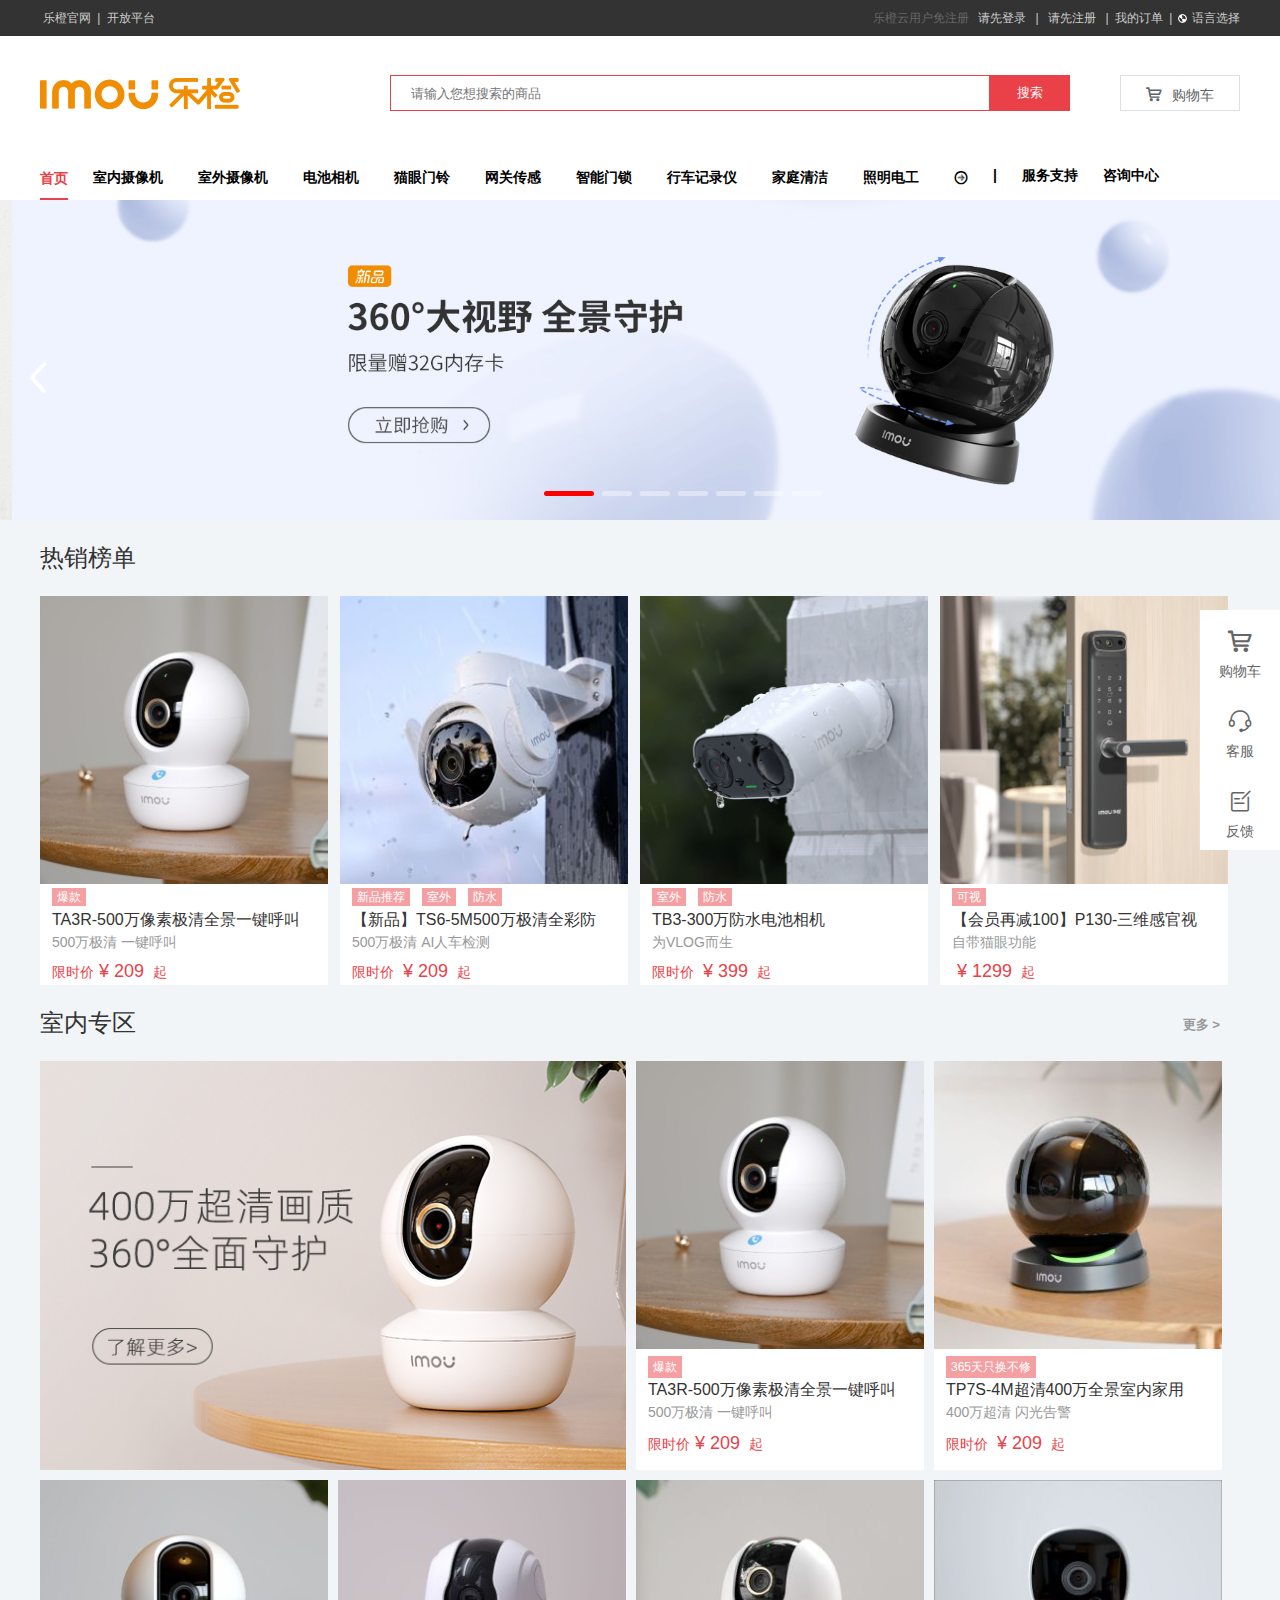
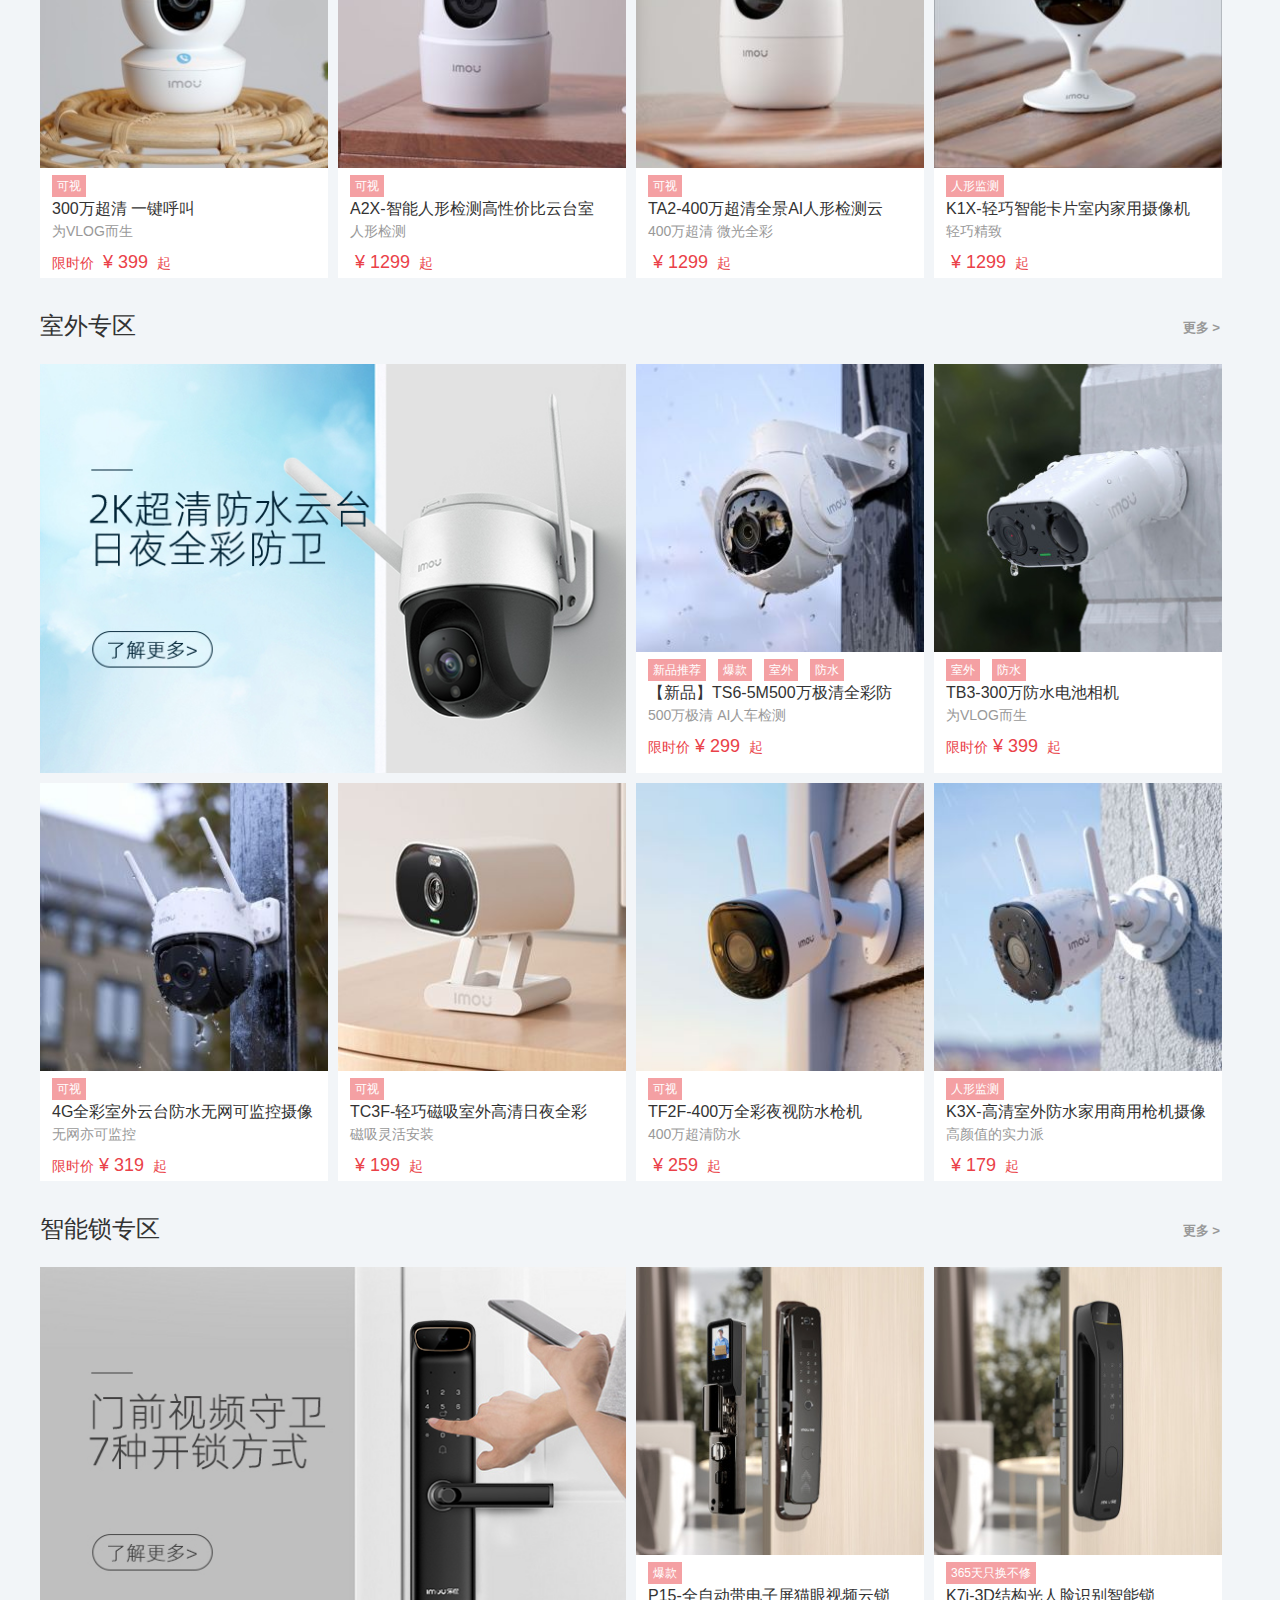
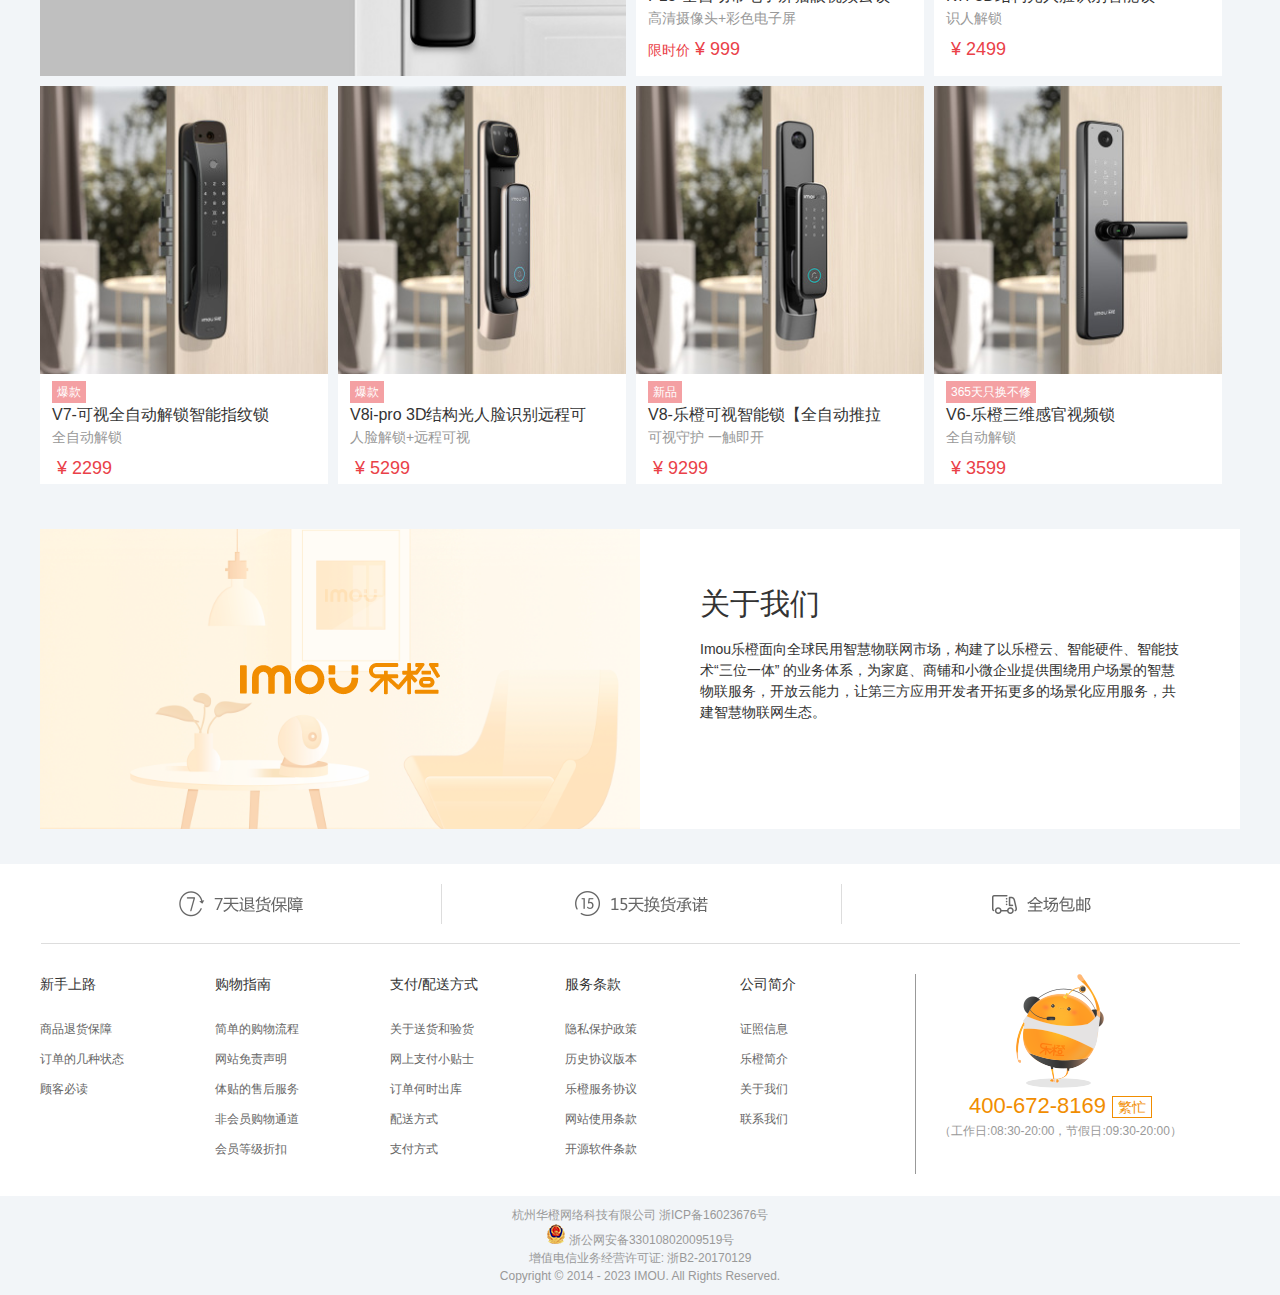
<file: index.html>
<!DOCTYPE html>
<html lang="en">

<head>
  <meta charset="UTF-8" />
  <meta http-equiv="X-UA-Compatible" content="IE=edge" />
  <meta name="viewport" content="width=device-width, initial-scale=1.0" />
  <title>乐橙商城(mall.imou.com)-全球民用智慧物联品牌 专注安防领域</title>
  <link rel="shortcut icon" href="favicon.ico" type="image/x-icon">
  <link rel="stylesheet" href="./css/base.css" />
  <link rel="stylesheet" href="./font_4016093_fgx9s0zl8p6/iconfont.css" />
  <link rel="stylesheet" href="./css/swiper-bundle.min.css" />
  <link rel="stylesheet" href="./css/index.css" />
</head>

<body>
  <!-- 顶部 -->
  <div class="top">
    <!-- 版心盒子 -->
    <div class="wrapper">
      <!-- 左半部分 -->
      <div class="left">
        <i>乐橙官网</i>
        |
        <i>开放平台</i>
      </div>
      <!-- 右半部分 -->
      <div class="right">
        <span class="hidden">乐橙云用户免注册</span>
        <i class="logo">登陆</i>
        |
        <i class="register">注册</i>
        |
        <i class="myorder">我的订单</i>
        |
        <div class="language">
          <img src="./image/地图_地球.png" alt="" /> 语言选择
          <ul>
            <li>English</li>
            <li>Deutsch</li>
            <li>Español - Spain</li>
            <li>Español - Latin America</li>
            <li>Italiano</li>
          </ul>
        </div>
      </div>
    </div>
  </div>
  <!-- logo搜索栏 -->
  <div class="Logo">
    <div class="logo wrapper">
      <!-- 右部logo图片 -->
      <div class="logoimg">
        <a href="javascript:;"><img src="./image/logo.9ce140c.png" alt="" /></a>
      </div>
      <!-- 中部搜索栏 -->
      <input type="text" placeholder="请输入您想搜索的商品" />
      <button>搜索</button>
      <!-- 右部购物车图标 -->
      <div class="shopcar"><span class="iconfont icon-gouwuchekong"></span>购物车</div>
    </div>
  </div>

  <!-- tab栏 -->
  <div class="tab">
    <div class="tab-nav wrapper">
      <i class="frist">首页</i>
      <ul>
        <li><a class="red" href="javascript:;">室内摄像机</a></li>
        <li><a href="javascript:;">室外摄像机</a></li>
        <li><a href="javascript:;">电池相机</a></li>
        <li><a href="javascript:;">猫眼门铃</a></li>
        <li><a href="javascript:;">网关传感</a></li>
        <li><a href="javascript:;">智能门锁</a></li>
        <li><a href="javascript:;">行车记录仪</a></li>
        <li><a href="javascript:;">家庭清洁</a></li>
        <li><a href="javascript:;">照明电工</a></li>
      </ul>
      <i class="second iconfont icon-youjiantou"></i>
      <span>|</span>
      <span>服务支持</span>
      <span>咨询中心</span>
      <!-- tab下拉商品栏 -->
      <div class="tab-content">
        <div class="item">
          <a href="javascript:;">
            <img src="./image/1-1.jpeg" alt="" />
            <p>A33E超清全景摄像机</p>
            <i>￥359</i>
          </a>
          <a href="javascript:;">
            <img src="./image/1-2.jpg" alt="" />
            <p>智慧安防日大礼包，限量500</p>
            <i>￥0.01</i>
          </a>
          <a href="javascript:;">
            <img src="./image/1-3.jpg" alt="" />
            <p>【新品】S2D-3M超清300万</p>
            <i>￥239</i>
          </a>
          <a href="javascript:;">
            <img src="./image/1-4.jpg" alt="" />
            <p>S2D-5M 超清500万全景室</p>
            <i>￥269</i>
          </a>
          <a href="javascript:;">
            <img src="./image/1-5.jpeg" alt="" />
            <p>TP7S-4M超清400万搭配云</p>
            <i>￥329</i>
          </a>
          <a href="javascript:;">
            <img src="./image/1-6.jpeg" alt="" />
            <p>TP7S-4M超清400万搭配云</p>
            <i>￥249</i>
          </a>
        </div>
        <div class="item">
          <a href="javascript:;">
            <img src="./image/2-1.jpeg" alt="" />
            <p>室外防水智能全彩全景摄像</p>
            <i>￥399</i>
          </a>
          <a href="javascript:;">
            <img src="./image/2-2.jpeg" alt="" />
            <p>TS6-300万超清全彩防水可</p>
            <i>￥269</i>
          </a>
          <a href="javascript:;">
            <img src="./image/2-3.jpeg" alt="" />
            <p><【新品】TS6-5M500万极清 /p><i>￥299</i></p>
          </a>

          <a href="javascript:;">
            <img src="./image/2-4.jpeg" alt="" />
            <p>TS2F-200万日夜全彩夜视超</p>
            <i>￥269</i>
          </a>
          <a href="javascript:;">
            <img src="./image/2-5.jpeg" alt="" />
            <p>K71FT-4G智能全彩球机</p>
            <i>￥399</i>
          </a>
          <a href="javascript:;">
            <img src="./image/2-6.jpeg" alt="" />
            <p>4G全彩室外云台防水无网可</p>
            <i>￥249</i>
          </a>
        </div>
        <div class="item">
          <a href="javascript:;">
            <img src="./image/3-1.jpeg" alt="" />
            <p>TB3-300万防水电池相机</p>
            <i>￥399</i>
          </a>
          <a href="javascript:;">
            <img src="./image/3-2.jpeg" alt="" />
            <p>TB6L-400万全彩无线防水室外</p>
            <i>￥499</i>
          </a>
        </div>
        <div class="item">
          <a href="javascript:;">
            <img src="./image/4-1.jpeg" alt="" />
            <p>2K超清可视门铃DB20</p>
            <i>￥279</i>
          </a>
          <a href="javascript:;">
            <img src="./image/4-2.jpeg" alt="" />
            <p>DB12-智能可视门铃猫眼</p>
            <i>￥499</i>
          </a>
          <a href="javascript:;">
            <img src="./image/4-3.jpeg" alt="" />
            <p>VD2-1080P高清门铃智能猫眼</p>
            <i>￥649</i>
          </a>
        </div>
        <div class="item">
          <a href="javascript:;">
            <img src="./image/5-1.jpg" alt="" />
            <p>老人看护套装，白天居家安</p>
            <i>￥729</i>
          </a>
          <a href="javascript:;">
            <img src="./image/5-2.jpg" alt="" />
            <p>家庭防火套装，高敏度精准</p>
            <i>￥1139</i>
          </a>
          <a href="javascript:;">
            <img src="./image/5-3.jpg" alt="" />
            <p>老人看护套装，实时知悉老</p>
            <i>￥798</i>
          </a>
          <a href="javascript:;">
            <img src="./image/5-4.jpg" alt="" />
            <p>家庭无人值守套装，出门再</p>
            <i>￥798</i>
          </a>
          <a href="javascript:;">
            <img src="./image/5-5.jpeg" alt="" />
            <p>燃气泄漏传感器，需搭配网</p>
            <i>￥232</i>
          </a>
          <a href="javascript:;">
            <img src="./image/5-6.jpeg" alt="" />
            <p>无线声光报警器，需搭配网</p>
            <i>￥153</i>
          </a>
        </div>
        <div class="item">
          <a href="javascript:;">
            <img src="./image/6-1.jpg" alt="" />
            <p>300W超清视频云锁V1</p>
            <i>￥1799</i>
          </a>
          <a href="javascript:;">
            <img src="./image/6-2.png" alt="" />
            <p>乐橙地产行业锁DH-DPL3312</p>
            <i>￥3280</i>
          </a>
          <a href="javascript:;">
            <img src="./image/6-3.jpeg" alt="" />
            <p>乐橙地产行业锁DPL34-H(O)</p>
            <i>￥2999</i>
          </a>
          <a href="javascript:;">
            <img src="./image/6-4.png" alt="" />
            <p>乐橙地产行业锁DPL34-G(O)</p>
            <i>￥2999</i>
          </a>
          <a href="javascript:;">
            <img src="./image/6-5.jpeg" alt="" />
            <p>K1-多维指纹识别智能锁</p>
            <i>￥1299</i>
          </a>
          <a href="javascript:;">
            <img src="./image/6-6.jpeg" alt="" />
            <p>T120-乐橙指纹锁【电信定制</p>
            <i>￥1599</i>
          </a>
        </div>
        <div class="item">
          <a href="javascript:;">
            <img src="./image/7-1.jpeg" alt="" />
            <p>乐橙T200行车记录仪高清口红</p>
            <i>￥179</i>
          </a>
          <a href="javascript:;">
            <img src="./image/7-2.jpeg" alt="" />
            <p>乐橙T400行车记录仪超清口</p>
            <i>￥239</i>
          </a>
          <a href="javascript:;">
            <img src="./image/7-3.jpeg" alt="" />
            <p>乐橙400万超清清行车记录仪</p>
            <i>￥299</i>
          </a>
        </div>
        <div class="item">
          <a href="javascript:;">
            <img src="./image/8-1.jpeg" alt="" />
            <p>乐橙洗地机SV1，吸拖洗一机</p>
            <i>￥2499</i>
          </a>
          <a href="javascript:;">
            <img src="./image/8-2.jpeg" alt="" />
            <p>扫地机器人 扫拖一体自动集尘</p>
            <i>￥2499</i>
          </a>
        </div>
        <div class="item">
          <a href="javascript:;">
            <img src="./image/9-1.jpeg" alt="" />
            <p>智能彩光灯泡B5</p>
            <i>￥49</i>
          </a>
        </div>
      </div>
    </div>

    <!-- 轮播图 -->
    <!-- Swiper -->
    <div class="slider">
      <div class="slider-wrapper">
        <img src="./image/f953b80e-7b5d-4d2e-88ed-af2d7ba86222.jpg" alt="" />
          <button class="prev"></button>
          <button class="next"></button>
          <ul class="slider-indicator">
            <li class="active"></li>
            <li></li>
            <li></li>
            <li></li>
            <li></li>
            <li></li>
            <li></li>
          </ul>
      </div>
      </div>
  </div>

  <!-- 热销榜单 -->
  <div class="hot">
    <div class="hotlist wrapper">
      <h2>热销榜单</h2>
      <ul>
        <li>
          <a href="./Product Details/detail page.html"><img src="./image/TA3R-500万像素极清全景一键呼叫智能云台摄像机.jpg" alt="" />
            <i>爆款</i>
            <h4>TA3R-500万像素极清全景一键呼叫</h4>
            <p>500万极清 一键呼叫</p>
            <span>限时价<i>¥ 209</i> 起</span>
          </a>
        </li>
        <li>
          <a href="javascript:;"><img src="./image/【新品】TS6-5M500万极清全彩防水旋转防水云台摄像机.jpg" alt="" /> <i>新品推荐</i><i>室外</i><i>防水</i>
            <h4>【新品】TS6-5M500万极清全彩防</h4>
            <p>500万极清 AI人车检测</p>
            <span>限时价 <i>¥ 209</i> 起</span>
          </a>
        </li>
        <li>
          <a href="javascript:;"><img src="./image/TB3-300万防水电池相机.jpg" alt="" /> <i>室外</i><i>防水</i>
            <h4>TB3-300万防水电池相机</h4>
            <p>为VLOG而生</p>
            <span>限时价 <i>¥ 399</i> 起</span>
          </a>
        </li>
        <li>
          <a href="javascript:;"><img src="./image/【会员再减100】P130-三维感官视频联网指纹智能锁.jpg" alt="" />
            <i>可视</i>
            <h4>【会员再减100】P130-三维感官视</h4>
            <p>自带猫眼功能</p>
            <span> <i>¥ 1299</i> 起</span>
          </a>
        </li>
      </ul>
    </div>
  </div>

  <!-- 室内专区 -->
  <div class="indoor">
    <div class="indoorlist wrapper">
      <h2>室内专区</h2>

      <ul>
        <li class="largeimg">
          <a href="javascript:;"><img src="./image/https___cn.imoulife.com_web_item_804.jpg" alt="" />
        </li>
        <li>
          <a href="javascript:;">
            <img src="./image/TA3R-500万像素极清全景一键呼叫智能云台摄像机.jpg" alt="" /><br />
            <i>爆款</i>
            <h4>TA3R-500万像素极清全景一键呼叫</h4>
            <p>500万极清 一键呼叫</p>
            <span>限时价<i>¥ 209</i> 起</span>
          </a>
        </li>
        <li>
          <a href="javascript:;">
            <img src="./image/TP7S-4M超清400万全景室内家用云台摄像机.jpg" alt="" /><br />
            <i>365天只换不修</i>
            <h4>TP7S-4M超清400万全景室内家用</h4>
            <p>400万超清 闪光告警</p>
            <span>限时价 <i>¥ 209</i> 起</span>
          </a>
        </li>
        <li>
          <a href="javascript:;">
            <img src="./image/TA3R-3M 300万超清全景一键呼叫云台摄像机.jpg" alt="" /><br />
            <i>可视</i>
            <h4>300万超清 一键呼叫</h4>
            <p>为VLOG而生</p>
            <span>限时价 <i>¥ 399</i> 起</span>
          </a>
        </li>
        <li>
          <a href="javascript:;">
            <img src="./image/A2X-智能人形检测高性价比云台室内摄像机.jpg" alt="" /><br />
            <i>可视</i>
            <h4>A2X-智能人形检测高性价比云台室</h4>
            <p>人形检测</p>
            <span> <i>¥ 1299</i> 起</span>
          </a>
        </li>
        <li>
          <a href="javascript:;">
            <img src="./image/TA2-400万超清全景AI人形检测云台摄像机.jpg" alt="" /><br />
            <i>可视</i>
            <h4>TA2-400万超清全景AI人形检测云</h4>
            <p>400万超清 微光全彩</p>
            <span> <i>¥ 1299</i> 起</span>
          </a>
        </li>
        <li>
          <a href="javascript:;">
            <img src="./image/resize_w_291_h_291.jpg" alt="" /><br />
            <i>人形监测</i>
            <h4>K1X-轻巧智能卡片室内家用摄像机</h4>
            <p>轻巧精致</p>
            <span> <i>¥ 1299</i> 起</span>
          </a>
        </li>
      </ul>
      <h5><a href="javascript:;">更多 ></a></h5>
    </div>
  </div>

  <!-- 室外专区 -->
  <div class="outdoor">
    <div class="outdoorlist wrapper">
      <h2>室外专区</h2>

      <ul>
        <li class="largeimg">
          <a href="javascript:;"><img src="./image/https___cn.imoulife.com_web_item_744.jpg" alt="" />
        </li>
        <li>
          <a href="javascript:;">
            <img src="./image/【新品】TS6-5M500万极清全彩防水旋转防水云台摄像机.jpg" alt="" /><br />
            <i>新品推荐</i><i>爆款</i><i>室外</i><i>防水</i>
            <h4>【新品】TS6-5M500万极清全彩防</h4>
            <p>500万极清 AI人车检测</p>
            <span>限时价<i>¥ 299</i> 起</span>
          </a>
        </li>
        <li>
          <a href="javascript:;">
            <img src="./image/TB3-300万防水电池相机.jpg" alt="" /><br />
            <i>室外</i><i>防水</i>
            <h4>TB3-300万防水电池相机</h4>
            <p>为VLOG而生</p>
            <span>限时价<i>¥ 399</i> 起</span>
          </a>
        </li>
        <li>
          <a href="javascript:;">
            <img src="./image/4G全彩室外云台防水无网可监控摄像机TS1FT.jpg" alt="" /><br />
            <i>可视</i>
            <h4>4G全彩室外云台防水无网可监控摄像</h4>
            <p>无网亦可监控</p>
            <span>限时价<i>¥ 319</i> 起</span>
          </a>
        </li>
        <li>
          <a href="javascript:;">
            <img src="./image/TC3F-轻巧磁吸室外高清日夜全彩防水摄像机.jpg" alt="" /><br />
            <i>可视</i>
            <h4>TC3F-轻巧磁吸室外高清日夜全彩</h4>
            <p>磁吸灵活安装</p>
            <span> <i>¥ 199</i> 起</span>
          </a>
        </li>
        <li>
          <a href="javascript:;">
            <img src="./image/TF2F-400万全彩夜视防水枪机.jpg" alt="" /><br />
            <i>可视</i>
            <h4>TF2F-400万全彩夜视防水枪机</h4>
            <p>400万超清防水</p>
            <span> <i>¥ 259</i> 起</span>
          </a>
        </li>
        <li>
          <a href="javascript:;">
            <img src="./image/K3X-高清室外防水家用商用枪机摄像机.jpg" alt="" /><br />
            <i>人形监测</i>
            <h4>K3X-高清室外防水家用商用枪机摄像</h4>
            <p>高颜值的实力派</p>
            <span> <i>¥ 179</i> 起</span>
          </a>
        </li>
      </ul>
      <h5><a href="javascript:;">更多 ></a></h5>
    </div>
  </div>

  <!-- 智能锁专区 -->
  <div class="lock">
    <div class="locklist wrapper">
      <h2>智能锁专区</h2>

      <ul>
        <li class="largeimg">
          <a href="javascript:;"><img src="./image/https___cn.imoulife.com_web_item_690.jpg" alt="" />
        </li>
        <li>
          <a href="javascript:;">
            <img src="./image/P15-全自动带电子屏猫眼视频云锁.jpg" alt="" /><br />
            <i>爆款</i>
            <h4>P15-全自动带电子屏猫眼视频云锁</h4>
            <p>高清摄像头+彩色电子屏</p>
            <span>限时价<i>¥ 999</i> </span>
          </a>
        </li>
        <li>
          <a href="javascript:;">
            <img src="./image/K7i-3D结构光人脸识别智能锁.jpg" alt="" /><br />
            <i>365天只换不修</i>
            <h4>K7i-3D结构光人脸识别智能锁</h4>
            <p>识人解锁</p>
            <span> <i>¥ 2499</i> </span>
          </a>
        </li>
        <li>
          <a href="javascript:;">
            <img src="./image/resize_w_291_h_291 (1).jpg" alt="" /><br />
            <i>爆款</i>
            <h4>V7-可视全自动解锁智能指纹锁</h4>
            <p>全自动解锁</p>
            <span> <i>¥ 2299</i> </span>
          </a>
        </li>
        <li>
          <a href="javascript:;">
            <img src="./image/V8i-pro 3D结构光人脸识别远程可视通话智能锁.jpg" alt="" /><br />
            <i>爆款</i>
            <h4>V8i-pro 3D结构光人脸识别远程可</h4>
            <p>人脸解锁+远程可视</p>
            <span> <i>¥ 5299</i> </span>
          </a>
        </li>
        <li>
          <a href="javascript:;">
            <img src="./image/V8-乐橙可视智能锁【全自动推拉版】.jpg" alt="" /><br />
            <i>新品</i>
            <h4>V8-乐橙可视智能锁【全自动推拉</h4>
            <p>可视守护 一触即开</p>
            <span> <i>¥ 9299</i> </span>
          </a>
        </li>
        <li>
          <a href="javascript:;">
            <img src="./image/V6-乐橙三维感官视频锁.jpg" alt="" /><br />
            <i>365天只换不修</i>
            <h4>V6-乐橙三维感官视频锁</h4>
            <p>全自动解锁</p>
            <span> <i>¥ 3599</i> </span>
          </a>
        </li>
      </ul>
      <h5><a href="javascript:;">更多 ></a></h5>
    </div>
  </div>

  <!-- 公司介绍 -->
  <div class="introduce wrapper clearfix">
    <div class="text">
      <h4>关于我们</h4>
      <p>Imou乐橙面向全球民用智慧物联网市场，构建了以乐橙云、智能硬件、智能技术“三位一体”
        的业务体系，为家庭、商铺和小微企业提供围绕用户场景的智慧物联服务，开放云能力，让第三方应用开发者开拓更多的场景化应用服务，共建智慧物联网生态。</p>
    </div>
  </div>

  <!-- 底部通栏 -->
  <div class="foot">
    <div class="footer wrapper">
      <div class="top"><img src="./image/footer.bd40d9d.png" alt=""></div>
      <div class="bottom">
        <div class="left">
          <dl>
            <dt>新手上路</dt>
            <dd>商品退货保障</dd>
            <dd>订单的几种状态</dd>
            <dd>顾客必读</dd>
          </dl>
          <dl>
            <dt>购物指南</dt>
            <dd>简单的购物流程</dd>
            <dd>网站免责声明</dd>
            <dd>体贴的售后服务</dd>
            <dd>非会员购物通道</dd>
            <dd>会员等级折扣</dd>
          </dl>
          <dl>
            <dt>支付/配送方式</dt>
            <dd>关于送货和验货</dd>
            <dd>网上支付小贴士</dd>
            <dd>订单何时出库</dd>
            <dd>配送方式</dd>
            <dd>支付方式</dd>
          </dl>
          <dl>
            <dt>服务条款</dt>
            <dd>隐私保护政策</dd>
            <dd>历史协议版本</dd>
            <dd>乐橙服务协议</dd>
            <dd>网站使用条款</dd>
            <dd>开源软件条款</dd>
          </dl>
          <dl>
            <dt>公司简介</dt>
            <dd>证照信息</dd>
            <dd>乐橙简介</dd>
            <dd>关于我们</dd>
            <dd>联系我们</dd>
          </dl>
        </div>
        <div class="right">
          <img src="./image/ft-bg2.93a4491.png" alt="">
          <p>
            400-672-8169
            <em>繁忙</em>
            <span>（工作日:08:30-20:00，节假日:09:30-20:00）</span>
          </p>
        </div>
      </div>
    </div>
  </div>

  <!-- 最底部 备案号-->
  <div class="down wrapper">
    <p>杭州华橙网络科技有限公司 浙ICP备16023676号<br>
      <span></span> 浙公网安备33010802009519号<br>
      增值电信业务经营许可证: 浙B2-20170129<br>
      Copyright © 2014 - 2023 IMOU. All Rights Reserved.
    </p>
  </div>
  <!-- 电梯导航 -->
  <div class="elevator">
    <ul>
      <li class="shopping"><a href="javascript:;">
          <i class="iconfont icon-gouwuchekong"></i>
          购物车
        </a></li>
      <li><a href="javascript:;">
          <i class="iconfont icon-kefu"></i>
          客服
        </a></li>
      <li><a href="javascript:;">
          <i class="iconfont icon-fankui"></i>
          反馈
        </a></li>
      <li class="backtop"><a href="javascript:;">
          <i class="iconfont icon-huidaodingbu"></i>
          返回顶部
        </a></li>
    </ul>
  </div>
  <!-- Swiper JS -->
  <script src="./js/swiper-bundle.min.js"></script>

  <!-- Initialize Swiper -->
  <script>
    var swiper = new Swiper('.mySwiper', {
      loop: true,
      spaceBetween: 30,
      centeredSlides: true,
      autoplay: {
        delay: 2500,
        disableOnInteraction: false,
      },
      pagination: {
        el: '.swiper-pagination',
        clickable: true,
      },
      navigation: {
        nextEl: '.swiper-button-next',
        prevEl: '.swiper-button-prev',
      },
    });
  </script>
  <script src="./js/index.js" defer></script>
</body>
</html>
</file>
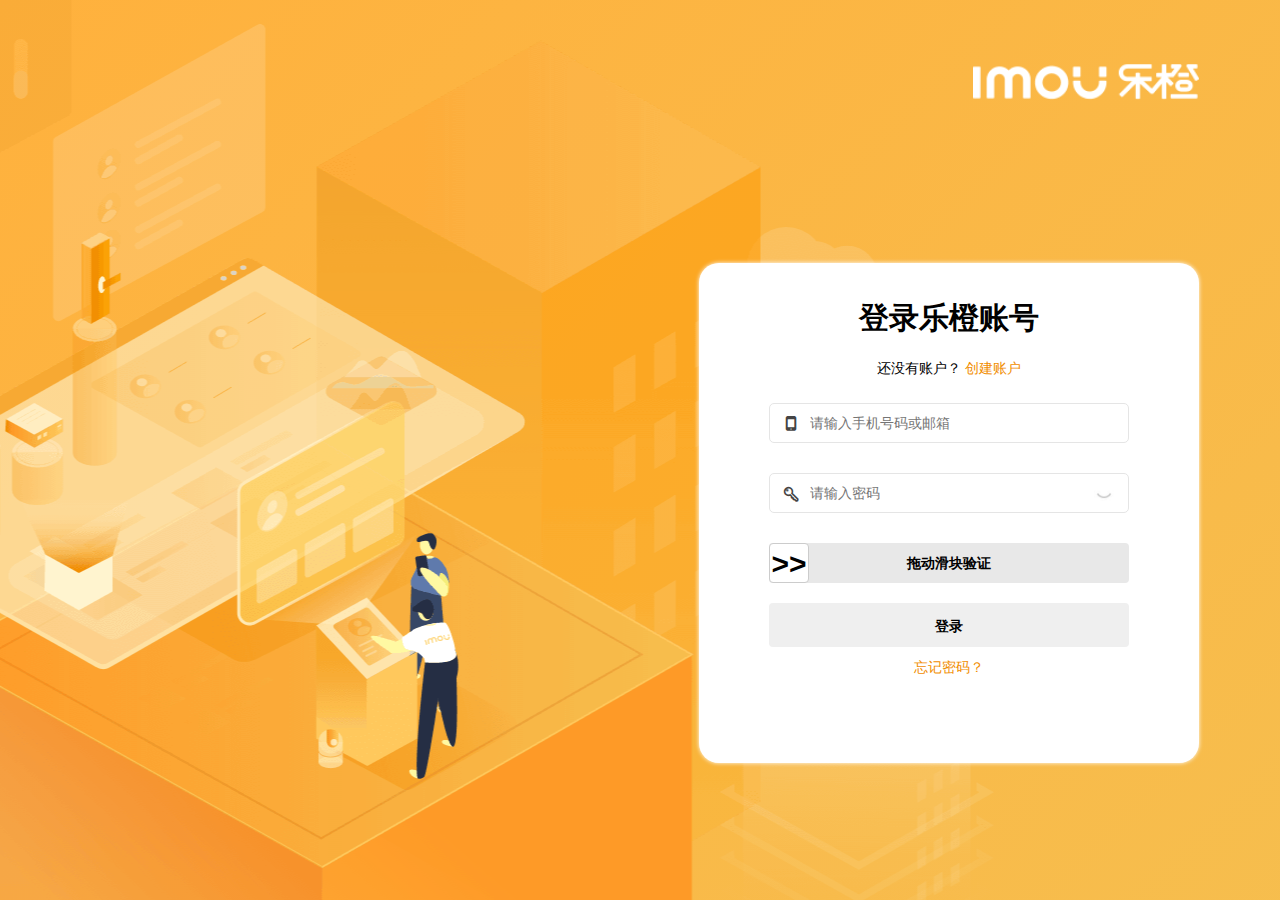
<file: login/logo.html>
<!DOCTYPE html>
<html lang="en">
  <head>
    <meta charset="UTF-8" />
    <meta http-equiv="X-UA-Compatible" content="IE=edge" />
    <meta name="viewport" content="width=device-width, initial-scale=1.0" />
    <title>乐橙-登录</title>
    <link rel="shortcut icon" href="favicon.ico" type="image/x-icon" />
    <link rel="stylesheet" href="./iconfont2/iconfont.css" />
    <link rel="stylesheet" href="./iconfont3/iconfont.css" />
    <link rel="stylesheet" href="./base.css" />
    <style>
      .main {
        width: 1349px;
        height: 900px;
        background: url(./images/shop_pc.093f0a6.png) no-repeat 50%, linear-gradient(135deg, #ffb13d, #f6be4e);
      }
      .logo {
        height: 165px;
        font-size: 45px;
        color: #fff;
      }
      img {
        width: 39%;
        float: right;
        padding: 52.5px 150px;
      }
      .content-box {
        height: calc(100% - 165px);
        padding-bottom: 40px;
        padding-right: 150px;
        display: flex;
        flex-flow: column;
        align-items: flex-end;
        justify-content: center;
      }
      .content {
        position: relative;
        box-shadow: 0 0 4px 0 #fff;
        width: 500px;
        min-height: 500px;
        padding: 40px 0;
        background-color: #fff;
        border-radius: 20px;
        float: right;
      }
      .content-box .content .page {
        width: 360px;
        margin: 0 auto;
        height: 30px;
        /* background-color: pink;   */
        color: black;
        font-size: 30px;
        line-height: 30px;
        text-align: center;
        font-weight: 700;
      }
      .tip-top {
        margin: 20px 0;
        font-size: 14px;
        font-weight: normal;
      }
      .tip-top .link-like {
        color: #f18d00;
        cursor: pointer;
        font-weight: normal;
      }
      .tel {
        position: relative;
      }
      .tel .icon-shouji {
        position: absolute;
        left: 14px;
        top: 1px;
        font-size: 16px;
        line-height: 40px;
        color: #444;
      }
      .tel input {
        /* -webkit-appearance: none; */
        background-color: #fff;
        background-image: none;
        border-radius: 5px;
        border: 1px solid #e5e5e5;
        box-sizing: border-box;
        color: #444;
        display: inline-block;
        font-size: 14px;
        height: 40px;
        line-height: 40px;
        outline: 0;
        padding: 0 40px;
        transition: border-color 0.2s cubic-bezier(0.645, 0.045, 0.355, 1);
        width: 100%;
      }
      .pwd {
        position: relative;
      }
      .pwd .icon-mima {
        position: absolute;
        left: 14px;
        top: 31px;
        font-size: 16px;
        line-height: 40px;
        color: #444;
      }
      .pwd input {
        /* -webkit-appearance: none; */
        background-color: #fff;
        background-image: none;
        border-radius: 5px;
        border: 1px solid #e5e5e5;
        box-sizing: border-box;
        color: #444;
        display: inline-block;
        font-size: 14px;
        height: 40px;
        line-height: 40px;
        outline: 0;
        padding: 0 40px;
        transition: border-color 0.2s cubic-bezier(0.645, 0.045, 0.355, 1);
        width: 100%;
      }
      .msg {
        display: block;
        width: 100%;
        height: 30px;
        font-size: 12px;
        float: left;
        color: red;
        text-align: left;
        padding-left: 5px;
      }
      /* 滑动验证 */
      .box {
        position: relative;
        width: 100%;
        height: 40px;
        background-color: #e8e8e8;
        border-radius: 4px;
        /* left: 20px; */
        margin-top: 30px;
      }
      .box .text {
        font-size: 14px;
      }
      .btn {
        position: absolute;
        top: 0;
        width: 40px;
        height: 40px;
        text-align: center;
        line-height: 40px;
        border-radius: 4px;
        z-index: 3;
        background-color: #fff;
        border: 1px solid #ccc;
        color: black;
      }
      .text {
        position: absolute;
        width: 100%;
        margin: 0;
        text-align: center;
        line-height: 40px;
        display: block;
        z-index: 2;
        /* -webkit-margin-before: 1em;
    -webkit-margin-after: 1em; */
      }
      .bg {
        position: absolute;
        height: 100%;
        background-color: yellowgreen;
        z-index: 1;
      }
      /* button登录按钮 */
      .submit {
        margin-top: 20px;
        width: 100%;
        border: none;
        height: 44px;
        line-height: 44px;
        border-radius: 4px;
        font-size: 14px;
        font-weight: 700;
        cursor: pointer;
      }
      .tip-bottom .link-like {
        margin-top: 20px;
        color: #f18d00;
        cursor: pointer;
        font-weight: normal;
        font-size: 14px;
      }
      /* 闭眼睁眼 */
      .content .close {
        position: absolute;
        top: 41px;
        right: 15px;
        width: 20px;
        height: 20px;
        /* background-color: red; */
        background-image: url(./images/2.jpg);
        background-size: contain;
      }
      .content .open {
        width: 20px;
        height: 20px;
        background-image: url(./images/1.png);
      }
    </style>
  </head>
  <body>
    <div class="main">
      <!-- logo部分 -->
      <div class="logo">
        <img src="./images/logo.9ce140c.png" alt="" />
      </div>
      <div class="content-box">
        <div class="content">
          <div class="logo page">
            <div class="title mt20">登录乐橙账号</div>
            <div class="tip-top">
              <span>还没有账户？</span>
              <span class="link-like" id="create">创建账户</span>
            </div>
            <!-- 表单 -->
            <form action="" class="lc-form">
              <!-- 1.手机号 -->
              <div class="tel">
                <i class="iconfont icon-shouji"></i>
                <input type="text" name="num" placeholder="请输入手机号码或邮箱" />
                <span class="msg"></span>
              </div>
              <!-- 2.密码 -->
              <div class="pwd">
                <i class="iconfont icon-mima"></i>
                <input type="password" name="password" placeholder="请输入密码" />
                <span class="msg"></span>
                <i class="close eye_1"></i>
              </div>
              <!-- <a href="../register/logon.html"></a> -->
              <!-- 验证 -->
              <div class="box">
                <!-- 滑块 -->
                <a href="javascript:;"><div class="btn">>></div></a>
                <!-- 文字 -->
                <p class="text">拖动滑块验证</p>
                <!-- 背景 -->

                <div class="bg"></div>
              </div>
              <button class="submit">登录</button>
            </form>

            <div class="tip-bottom">
              <span class="link-like">忘记密码？</span>
            </div>
          </div>
        </div>
      </div>
    </div>
    <script>
      //滑动验证
      var btn = document.querySelector('.btn');
      var box = document.querySelector('.box');
      var bg = document.querySelector('.bg');
      var text = document.querySelector('.text');
      var flag = false;
      btn.onmousedown = function (e) {
        var downX = e.clientX;
        btn.onmousemove = function (e) {
          var moveX = e.clientX - downX;
          if (moveX > -2) {
            this.style.left = moveX + 'px';
            bg.style.width = moveX + 'px';
            if (moveX >= box.offsetWidth - btn.offsetWidth) {
              flag = true;
              text.innerHTML = '验证成功,请登录';
              text.style.color = 'white';
              btn.onmousedown = null;
              btn.onmousemove = null;
            }
          }
        };
      };
      btn.onmouseup = function () {
        btn.onmousemove = null;
        if (flag) return;
        this.style.left = 0;
        bg.style.width = 0;
      };

      //获取数据
      const phone = document.querySelector('[name=num]');
      const msg = document.querySelector('.tel .msg');
      const submit = document.querySelector('.submit');
      const eye_1 = document.querySelector('.eye_1');
      const eye_2 = document.querySelector('.eye_2');
      const forget = document.querySelector('.tip-bottom');
      const create = document.querySelector('#create');

      phone.addEventListener('change', verifyName);
      function verifyName() {
        //数据校验
        //1.1设置规则
        const reg = /^[a-zA-Z0-9-_]{11}$/;
        //1.2校验
        if (reg.test(phone.value)) {
          phone.nextElementSibling.innerHTML = '';
          return true;
        } else {
          phone.nextElementSibling.innerHTML = '格式错误，请输入11位数字';
          return false;
        }
      }
      phone.addEventListener('focus', function () {
        phone.style.border = '1px solid #f18d00';
      });
      phone.addEventListener('blur', function () {
        phone.style.border = '';
      });
      //【2】设置密码
      const pwd = document.querySelector('[name=password]');
      pwd.addEventListener('change', verifyPwd);
      function verifyPwd() {
        console.log(111);
        //定义规则
        const reg = /^[a-zA-Z0-9_-]{6,20}$/;
        //进行校验
        if (reg.test(pwd.value)) {
          //通过
          pwd.nextElementSibling.innerHTML = '';
          return true;
        } else {
          pwd.nextElementSibling.innerHTML = '格式错误，请输入6-20位小写字母和数字';
          return false;
        }
      }
      pwd.addEventListener('focus', function () {
        pwd.style.border = '1px solid #f18d00';
      });
      pwd.addEventListener('blur', function () {
        pwd.style.border = '';
      });
      //获取表单，阻止默认行为
      const form = document.querySelector('.lc-form');
      // const btn = document.querySelector('.submit');
      form.addEventListener('submit', function (e) {
        e.preventDefault();
        if (!verifyName() || !verifyPwd()) {
          alert('请输入手机号和密码');
          pwd.nextElementSibling.innerHTML = '格式错误，请输入6-20位小写字母和数字';
          return false;
        }
        //数据存储
        localStorage.setItem('uname', phone.value);
        location.href = '../index.html';
      });
      //跳转
      forget.addEventListener('click', function () {
        location.href = './forget.html';
      });
      create.addEventListener('click', function () {
        console.log(create);
        location.href = '../register/register.html';
      });

      //睁眼闭眼
      let flag1 = true;
      eye_1.addEventListener('click', function () {
        eye_1.classList.toggle('open');
        pwd.type = flag1 ? 'text' : 'password';
        flag1 = !flag1;
      });

      let flag2 = true;
      eye_2.addEventListener('click', function () {
        eye_2.classList.toggle('open');
        password.type = flag2 ? 'text' : 'password';
        flag2 = !flag2;
      });

      const login = document.querySelector('.submit');
      login.addEventListener('click', function () {
        location.href = '../index.html';
      });
    </script>
  </body>
</html>
</file>
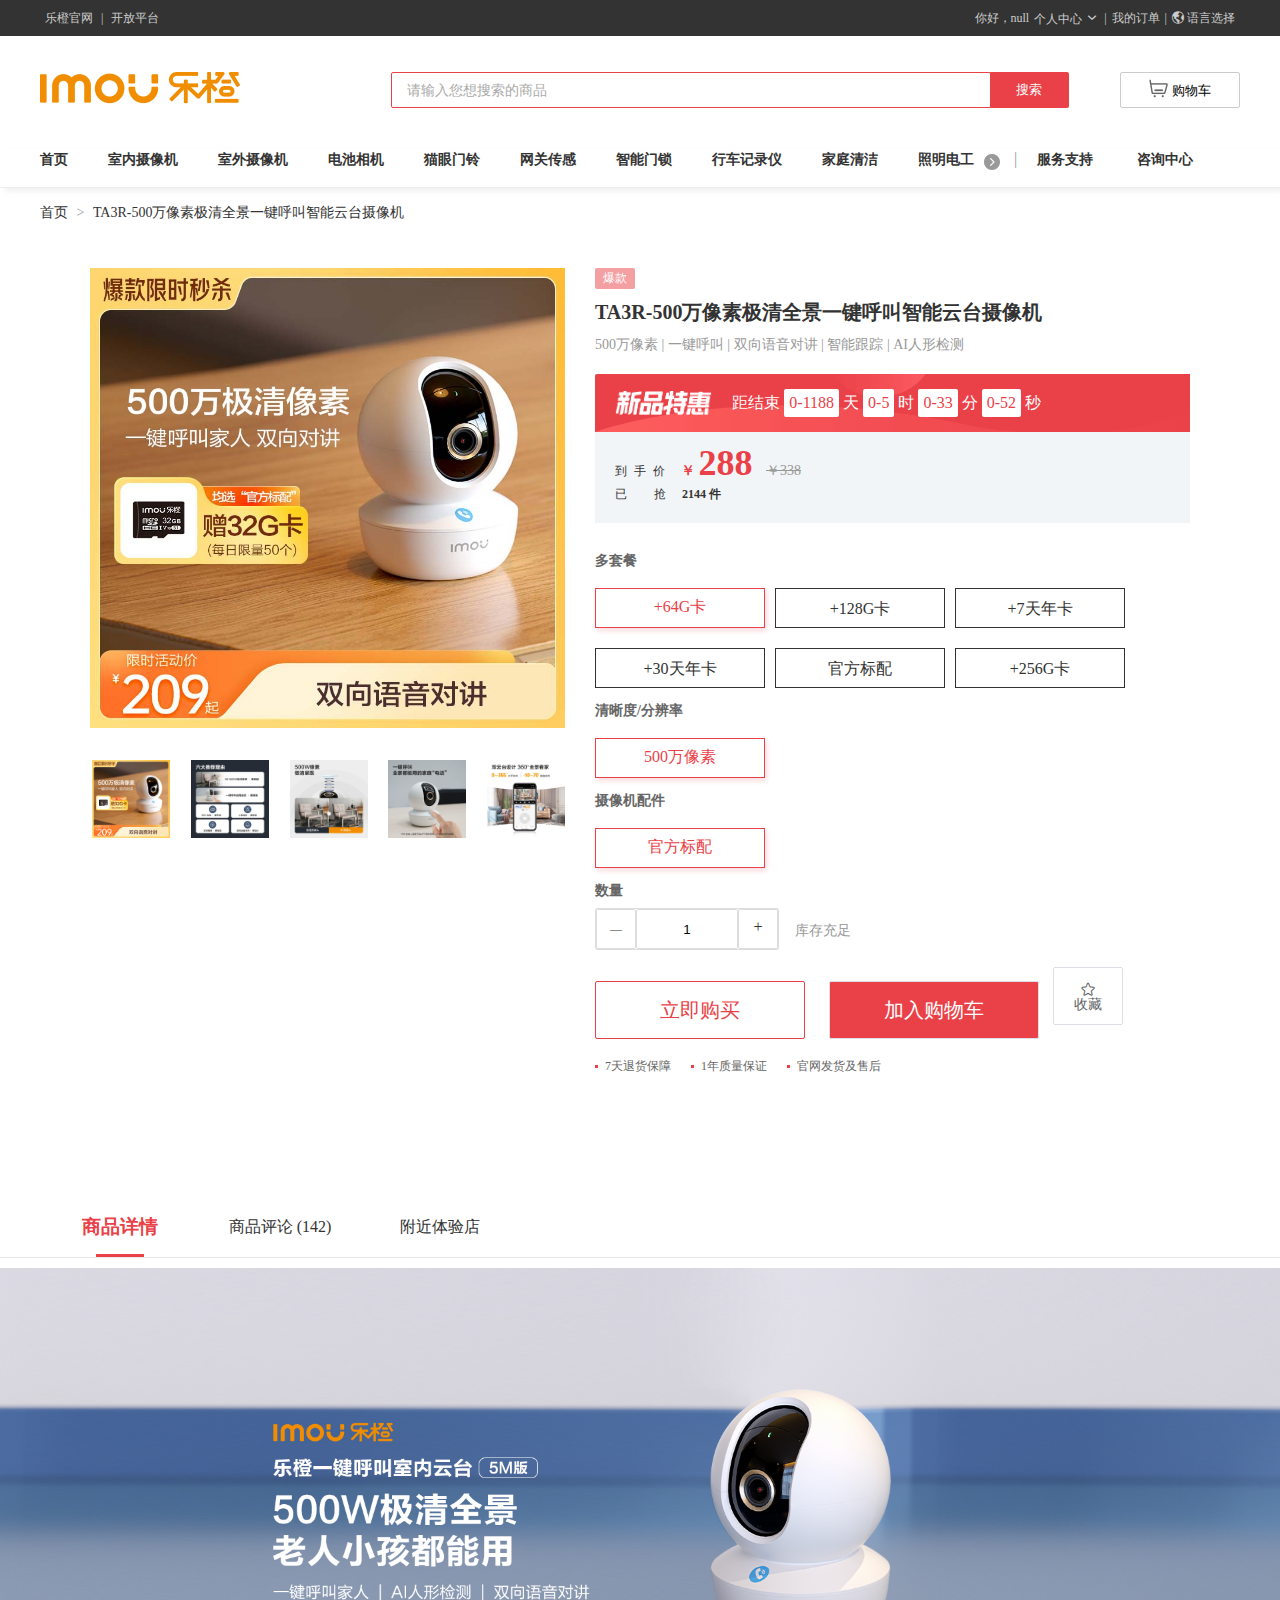
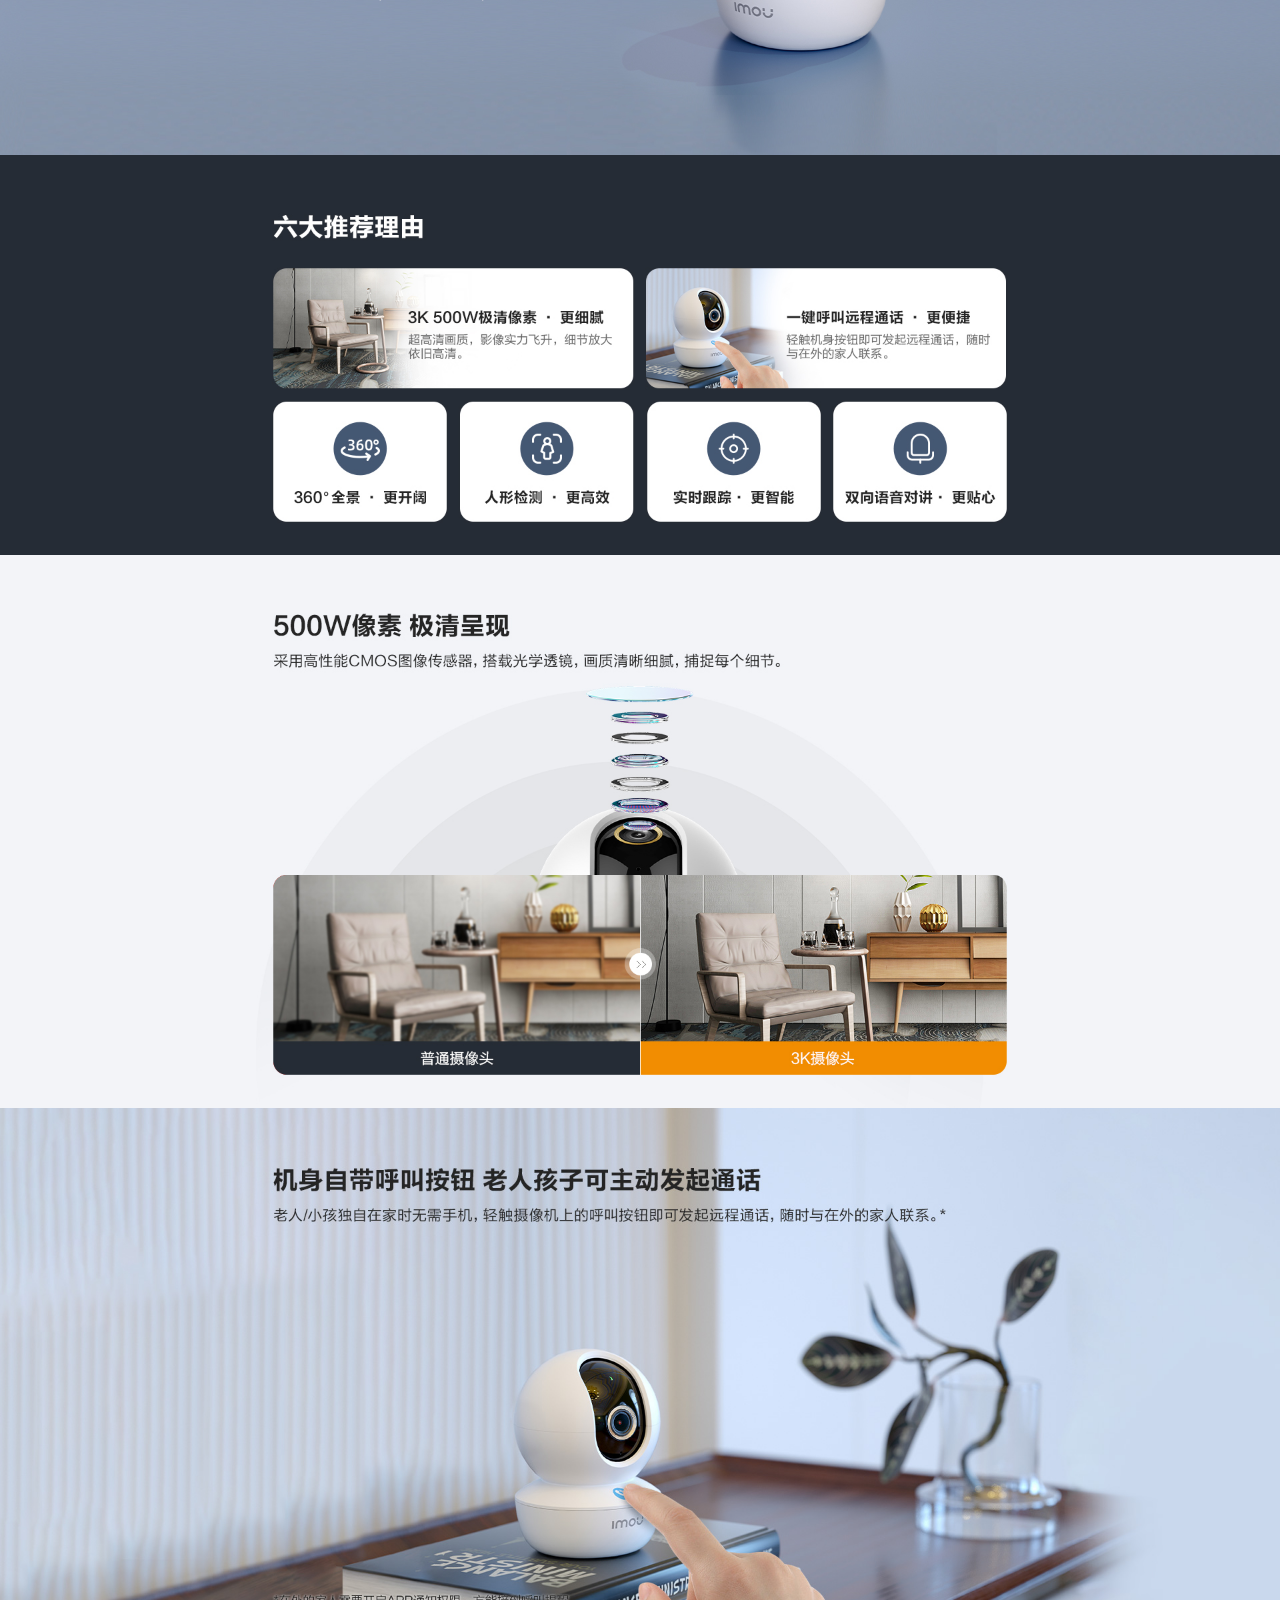
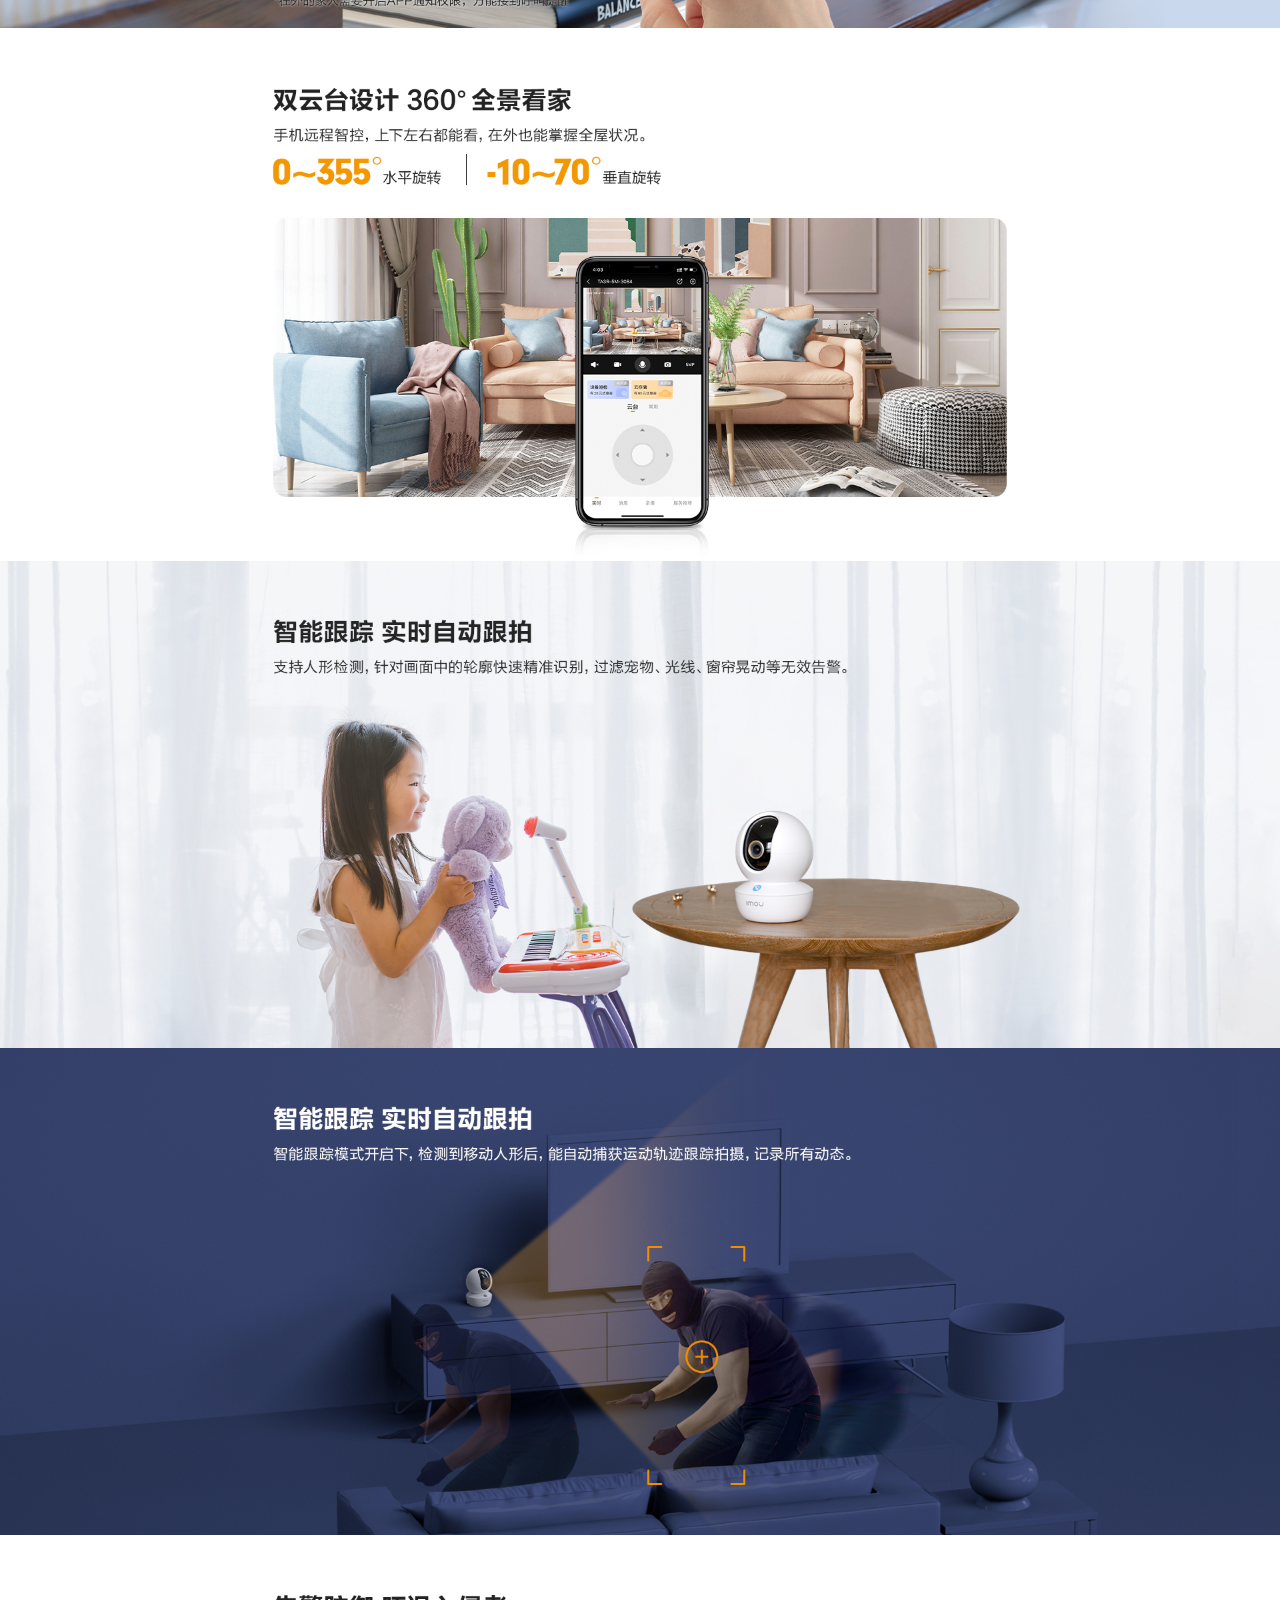
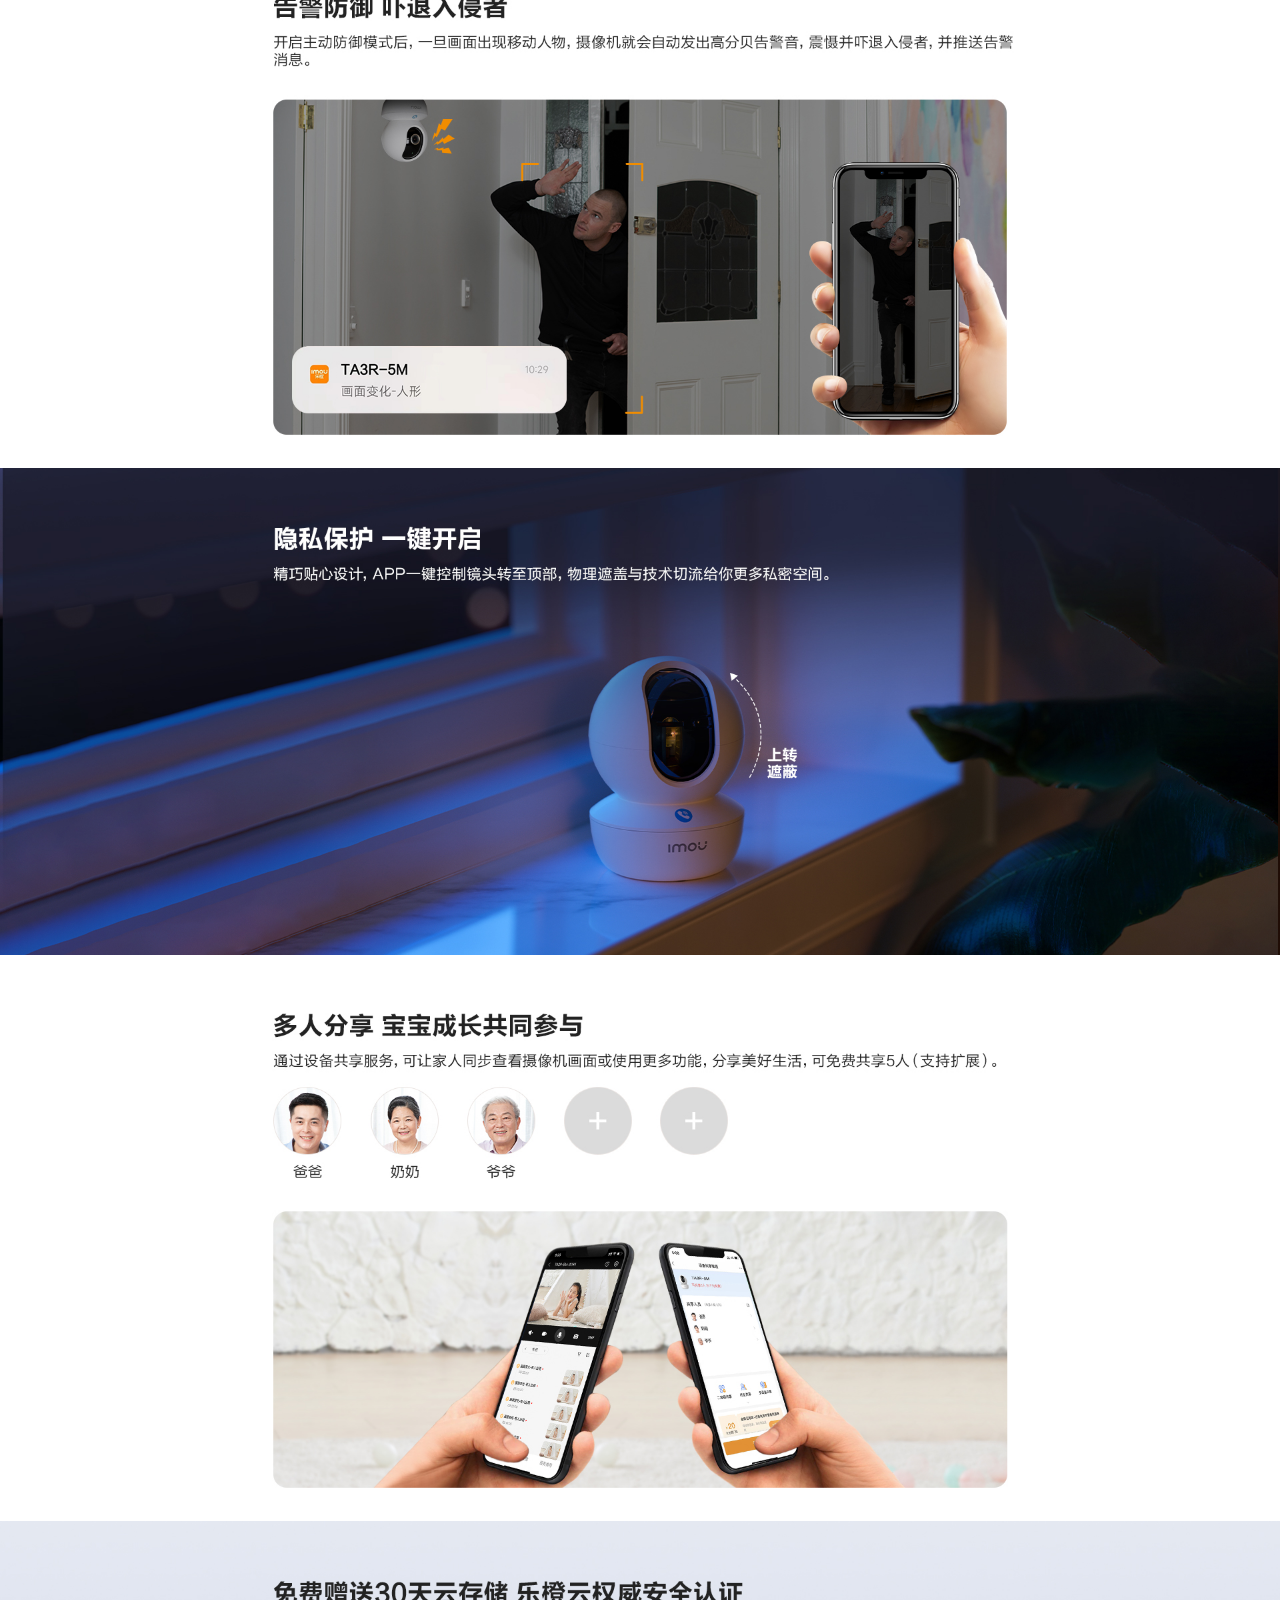
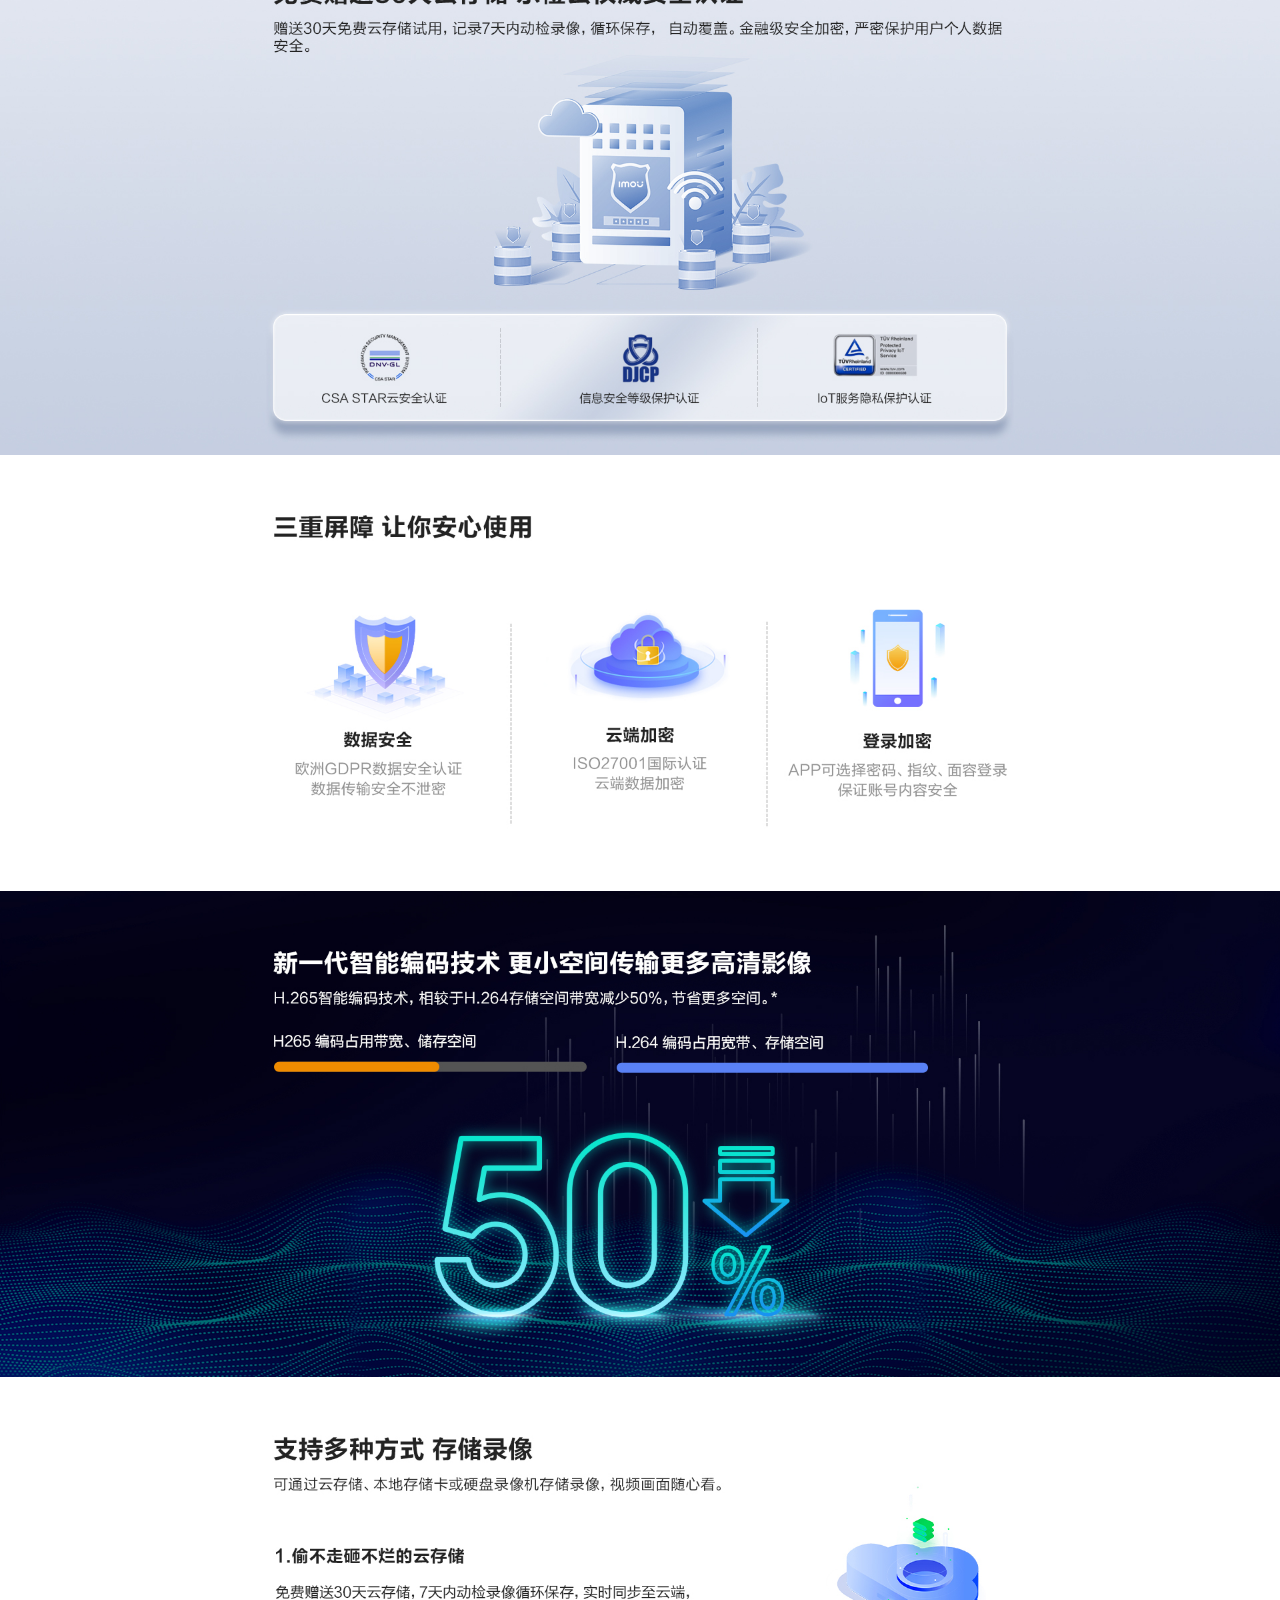
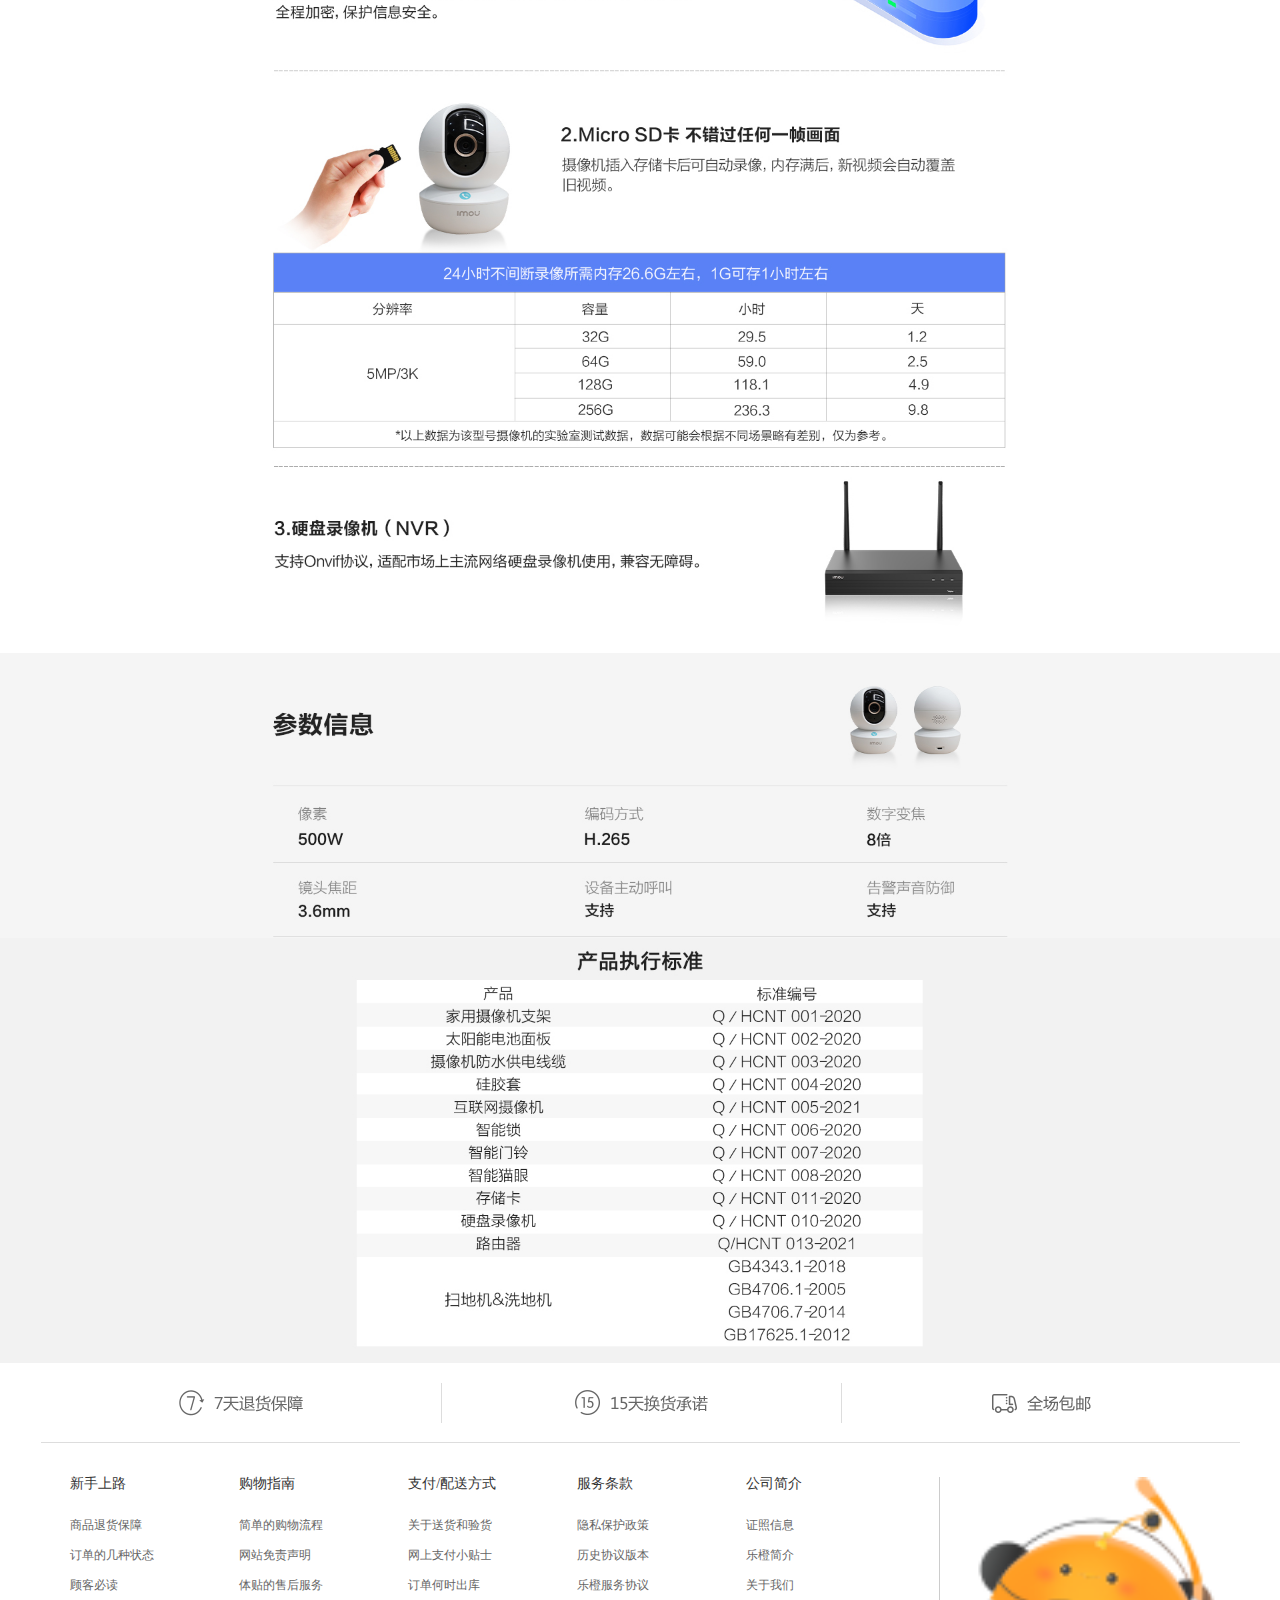
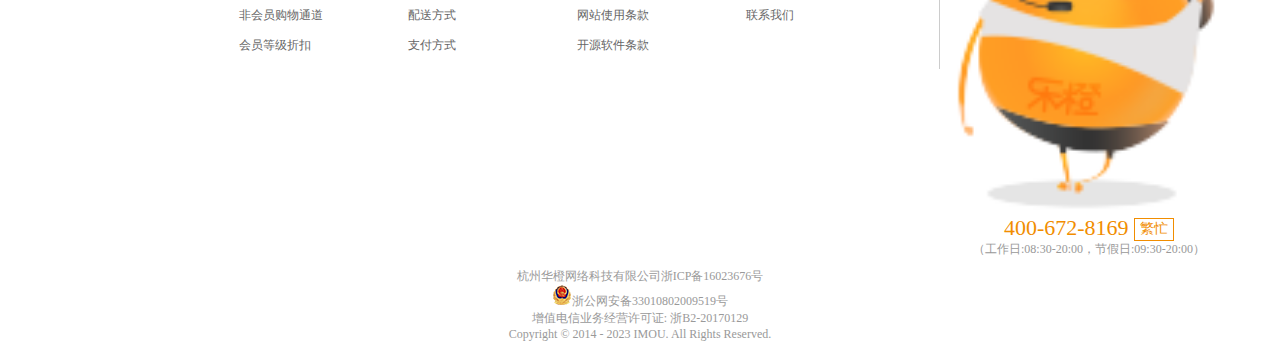
<file: Product Details/detail page.html>
<!DOCTYPE html>
<html lang="en">
  <head>
    <meta charset="UTF-8" />
    <meta http-equiv="X-UA-Compatible" content="IE=edge" />
    <meta name="viewport" content="width=device-width, initial-scale=1.0" />
    <title>乐橙商城(mall.imou.com)-全球民用智慧物联品牌 专注安防领域</title>
    <link rel="stylesheet" href="./css/detail page.css" />
    <link rel="stylesheet" href="./font_3955675_9a9hkr28n94/iconfont.css" />
    <link rel="stylesheet" href="./css/fangdajing.css" />
  </head>
  <body>
    <div id="total">
      <div id="All">
        <!-- header 头部 开始 -->
        <div class="header">
          <div class="wrap main-wrap">
            <div class="lc_header_left">
              <a href="javascript:">乐橙官网</a>
              <b>|</b>
              <a href="javascript:">开放平台</a>
            </div>
            <div class="lc_header_right">
              你好，<span class="xf">E800m</span>
              <div class="oneman_center">
                <a href="">个人中心<i class="iconfont icon-xiala"></i></a>
                <div class="oneman_center_down">
                  <ul>
                    <li><a href="javascript:">我的收藏</a></li>
                    <li class="oneman_youhui">
                      <a href="javascript:">我的优惠券<span>0</span></a>
                    </li>
                    <li><a href="javascript:">退出登录</a></li>
                    <div class="iconfont icon-chevron-up"></div>
                  </ul>
                </div>
              </div>
              <b>|</b>
              <div class="my_order"><a href="javascript:">我的订单</a></div>
              <b>|</b>
              <div class="language">
                <a href="javascript:"><i class="iconfont icon-yuyan"></i> 语言选择</a>
                <div class="language_down">
                  <ul>
                    <li><a href="javascript:">English</a></li>
                    <li class="oneman_youhui"><a href="javascript:">Deutsch</a></li>
                    <li><a href="javascript:">Español - Spain</a></li>
                    <li><a href="javascript:">Español - Latin America</a></li>
                    <li><a href="javascript:">Italiano</a></li>
                    <div class="iconfont icon-chevron-up"></div>
                  </ul>
                </div>
              </div>
            </div>
          </div>
        </div>
        <!-- header 头部结束 -->
        <!-- search 搜索开始 -->
        <div class="lc_search">
          <div class="lc_search_all main-wrap">
            <div class="lc_search_top">
              <div class="search_lf">
                <div>
                  <a href="javascript:"><img src="./image/乐橙官方商城.png" alt="" /></a>
                </div>
              </div>
              <div class="search_Ctr">
                <div class="search_ipt">
                  <input name="search" type="text" placeholder="请输入您想搜索的商品" />
                  <div class="search_pudwn">
                    <span>热门搜索</span>
                    <ul>
                      <li><a href="javascript:">摄像机</a></li>
                      <li><a href="javascript:">育儿机器人</a></li>
                      <li><a href="javascript:">云台摄像机</a></li>
                      <li><a href="javascript:">指纹锁</a></li>
                    </ul>
                  </div>
                </div>
                <div class="search_btn">
                  <button>
                    <span>搜索</span>
                  </button>
                </div>
              </div>
              <div class="search_rgt">
                <button>
                  <span>
                    <i class="shoping_car"></i>
                    购物车
                  </span>
                </button>
              </div>
            </div>
          </div>
        </div>
        <!-- search 搜索结束 -->
        <!-- nav    开始 -->
        <div class="lc_nav">
          <div class="lc_nav_all main-wrap">
            <div class="lc_nav_bottom">
              <div class="nav_content nd1"><a href="javascript:" class="index">首页</a></div>
              <div class="nav_content nd2"><a href="javascript:">室内摄像机</a></div>
              <div class="nav_content nd3"><a href="javascript:">室外摄像机</a></div>
              <div class="nav_content nd4"><a href="javascript:">电池相机</a></div>
              <div class="nav_content nd5"><a href="javascript:">猫眼门铃</a></div>
              <div class="nav_content nd6"><a href="javascript:">网关传感</a></div>
              <div class="nav_content nd7"><a href="javascript:">智能门锁</a></div>
              <div class="nav_content nd8"><a href="javascript:">行车记录仪</a></div>
              <div class="nav_content nd9"><a href="javascript:">家庭清洁</a></div>
              <div class="nav_content nd1"><a href="javascript:">照明电工</a></div>
              <div class="first">
                <div class="right_arrow"></div>
                <div class="nav_content first_nav"><a href="javascript:">服务支持</a></div>
                <div class="nav_content"><a href="javascript:">咨询中心</a></div>
              </div>
            </div>
          </div>
        </div>
        <!-- <div class="lc_nav_pop">
          <ul class="main-wrap pop_container u1">
            <li>
              <a href=""><img src="./image/resize_w_190_h_190.jpg" alt="" />A33E超清全景摄像机</a>
              <p>限时价起￥359元</p>
            </li>
            <li>
              <a href=""><img src="./image/resize_w_190_h_190.jpg" alt="" />A33E超清全景摄像机</a>
              <p>限时价起￥359元</p>
            </li>
            <li>
              <a href=""><img src="./image/resize_w_190_h_190.jpg" alt="" />A33E超清全景摄像机</a>
              <p>限时价起￥359元</p>
            </li>
            <li>
              <a href=""><img src="./image/resize_w_190_h_190.jpg" alt="" />A33E超清全景摄像机</a>
              <p>限时价起￥359元</p>
            </li>
            <li>
              <a href=""><img src="./image/resize_w_190_h_190.jpg" alt="" />A33E超清全景摄像机</a>
              <p>限时价起￥359元</p>
            </li>
            <li>
              <a href=""><img src="./image/resize_w_190_h_190.jpg" alt="" />A33E超清全景摄像机</a>
              <p>限时价起￥359元</p>
            </li>
          </ul>    
        </div> -->
        <!-- nav    结束 -->
        <!-- 详情页 开始 -->
        <div class="item-content wrap">
          <section class="item-sec1">
            <div class="item-sec1-top">
              <div>
                <span class="itp_1"> <a href="javascript:">首页</a> <i></i></span>
                <span class="itp_2">TA3R-500万像素极清全景一键呼叫智能云台摄像机 </span>
              </div>
            </div>
            <!-- 商品详情右边开始 -->
            <div class="item-sec1-bottom">
              <div class="item-sec1-left">
                <div class="itm_left_top">
                  <div class="middle">
                    <img src="./image/c068491e-9afb-408e-9266-e7a7c534528c.jpg" alt="" />
                    <div class="layer" style="display: none; left: 200px; top: 162px"></div>
                  </div>
                  <div class="small">
                    <ul>
                      <li class=""><img src="./image/c068491e-9afb-408e-9266-e7a7c534528c.jpg" alt="" /></li>
                      <li><img src="./image/5694cf08e54177a6cb221686a13085ce.jpg" alt="" /></li>
                      <li><img src="./image/9cf4825ec0328db29b37281ce0809d9e.jpg" alt="" /></li>
                      <li><img src="./image/ae4ff8f77055b402b061a02c538d82d6.jpg" alt="" /></li>
                      <li class="item_last_li"><img src="./image/78d94fcc36ab39c46fe7367709f72dc8.jpg" alt="" /></li>
                    </ul>
                  </div>
                  <div
                    class="large"
                    style="
                      background-image: url(./image/c068491e-9afb-408e-9266-e7a7c534528c.jpg);
                      display: none;
                      background-position: -60px -294px;
                    "></div>
                </div>
              </div>
              <div class="item-sec1-right">
                <p class="item-sec1-label"><span>爆款</span></p>
                <p class="item-sec1-title">TA3R-500万像素极清全景一键呼叫智能云台摄像机</p>
                <p class="item-sec1-info">500万像素 | 一键呼叫 | 双向语音对讲 | 智能跟踪 | AI人形检测</p>
                <div>
                  <div class="item-sec1-activity">
                    <img src="./image/DetailPage1.jpg" alt="" />
                    <p>
                      距结束
                      <span><em id="day">00</em> 天 </span>
                      <span><em id="hour">00</em> 时 </span>
                      <span><em id="minutes">00</em> 分 </span>
                      <span><em id="second">00</em> 秒 </span>
                    </p>
                  </div>
                </div>
                <div class="item-sec1-table">
                  <div class="item-sec1-price">
                    <p class="price">
                      <span class="label">到手<i>价</i> </span>
                      <em>
                        ￥
                        <i>288</i>
                      </em>
                      <b>￥338</b>
                    </p>
                    <p class="active-sell clear">
                      <span class="label"> 已&nbsp;<i> 抢 </i> </span> <em><i> 2144 </i>件 </em>
                    </p>
                  </div>
                </div>
                <!-- 商品列表开始 -->
                <div>
                  <div class="lc_com_list">
                    <h3>多套餐</h3>
                    <div class="com_list item-sec1-storage">
                      <ul>
                        <!--  -->
                        <li class="pri_active canshu">+64G卡</li>
                        <li>+128G卡</li>
                        <li>+7天年卡</li>
                        <li>+30天年卡</li>
                        <li>官方标配</li>
                        <li>+256G卡</li>
                      </ul>
                      <!--  -->
                    </div>
                    <div class="com_list2 item-sec1-storage">
                      <h3>清晰度/分辨率</h3>
                      <ul>
                        <li class="pri_active">500万像素</li>
                      </ul>
                    </div>
                    <div class="com_list3 item-sec1-storage">
                      <h3>摄像机配件</h3>
                      <ul>
                        <li class="pri_active">官方标配</li>
                      </ul>
                    </div>
                  </div>
                </div>
                <!-- 商品列表结束 -->
                <!-- 商品数量开始 -->
                <div class="item-sec1-number">
                  <h3>数量</h3>
                  <div>
                    <div class="itm-num">
                      <div>
                        <span class="el-input-number_decrease"><i></i></span>
                        <div class="el-input-number_center">
                          <input type="text" value="1" />
                        </div>
                        <span class="el-input-number_increase"><i></i></span>
                      </div>
                    </div>
                  </div>
                  <p>库存充足</p>
                </div>
                <!-- 商品数量结束 -->
                <!-- 商品列表下的 立即购买 收藏  以及购物车开始 -->
                <div class="item-sec1-button">
                  <button type="button" class="el-button button-buy el-button--default"><span>立即购买</span></button>
                  <button type="button" class="el-button el-button--primary"><span>加入购物车</span></button>
                  <button type="button" class="el-button button-add el-button--default">
                    <i class="iconfont icon-shoucang"></i><span><br />收藏</span>
                  </button>
                </div>
                <!-- 商品列表下的 立即购买 收藏  以及购物车结束 -->
                <!-- 七天退货保障开始 -->
                <ol class="item-sec1-server">
                  <li><em></em>7天退货保障</li>
                  <li><em></em>1年质量保证</li>
                  <li><em></em>官网发货及售后</li>
                </ol>
                <!-- 退货保障结束 -->
              </div>
            </div>
            <!-- 商品详情右边结束 -->
          </section>
          <!-- 商品图片开始 -->
          <section class="item-sec2">
            <div>
              <ul>
                <li class="sec2_active"><a href="javascript:">商品详情</a> <em></em></li>
                <li>
                  <a href="javascript:">商品评论 <span>(142)</span></a> <em></em>
                </li>
                <li><a href="javascript:">附近体验店</a></li>
              </ul>
            </div>
          </section>
          <!-- 商品图片结束 -->
          <!-- 商品底部开始 -->
          <!-- lc8kq8r761smg9p2fk97xmzmf0zsfznk.jpg -->
          <section class="item-sec3">
            <div class="item-content wrap content disblk">
              <p>
                <img src="./image/f5d6d9beb78e6ded1366331a6ac52fea.jpg" alt="" />
                <img src="./image/a90069f17022e2b936bcccf9b9a8a7eb.jpeg" alt="" />
                <img src="./image/ab847d3be074cf6dca4ea9f35dd6ef4a.jpeg" alt="" />
                <img src="./image/2b01f0bea14e82501c9bf4205b373a68.jpg" alt="" />
                <img src="./image/cbc1b5cfd0f7f869e31d4b53d96f7070.jpeg" alt="" />
                <img src="./image/7b97580fb9aaf47f4023073bb4375787.jpg" alt="" />
                <img src="./image/a28253e3d0171e96f24b97a6a4c382b4.jpg" alt="" />
                <img src="./image/7d5cd31febc54c6b3af380ad98371d2b.jpg" alt="" />
                <img src="./image/81143af8bd3ba9aa2b9109c12addbfac.jpg" alt="" />
                <img src="./image/318a2c5c5ae3b49c3805d39f8c4ecbe7.jpg" alt="" />
                <img src="./image/a9cb096dedc730044798d0b79961ec66.jpg" alt="" />
                <img src="./image/39768710ee4829232a05b7d93d4a0c12.jpg" alt="" />
                <img src="./image/223e3af41b262958d703cecf9eecd5e6.jpg" alt="" />
                <img src="./image/2f0ca1288271060d4c8094a2f47b0d78.jpg" alt="" />
                <img src="./image/c7d769d94eb584d31429455a5ba242f0.jpg" alt="" />
                <img src="./image/d55315047b4b6c518d1751cb2b5b277e.jpg" alt="" />
                <img src="./image/41e7787ef1ed056ab8a700ec81ca56d8.jpg" alt="" />
              </p>
            </div>
            <div class="item-content wrap content">
              <div class="main-wrap">
                <div class="comment-top">
                  <img src="./image/detail_img_comment_love.69b9092.png" alt="" />

                  <span>97.2%好评</span>
                  <ul class="con-ul">
                    <li class="con_active">全部(142)</li>
                    <li>有图(19)</li>
                    <li>差评(2)</li>
                  </ul>
                </div>
                <div class="comment-bottom">
                  <div class="comment-btm-lt">
                    <div>
                      <img src="./image/lc8kq8r761smg9p2fk97xmzmf0zsfznk.jpg" alt="" />
                      <p>h***1</p>
                    </div>
                  </div>
                  <div class="comment-btm-rt">
                    <div class="co-btm-rt-top">
                      <div class="star">
                        <div><img src="./image/detail_evaluate_icon_star_on.fdbfbbe.png" alt="" /></div>
                        <div><img src="./image/detail_evaluate_icon_star_on.fdbfbbe.png" alt="" /></div>
                        <div><img src="./image/detail_evaluate_icon_star_on.fdbfbbe.png" alt="" /></div>
                        <div><img src="./image/detail_evaluate_icon_star_on.fdbfbbe.png" alt="" /></div>
                        <div><img src="./image/detail_evaluate_icon_star_on.fdbfbbe.png" alt="" /></div>
                        <p class="com-data">2022-10-12</p>
                      </div>
                    </div>
                    <p class="com-file">官方标配、官方标配、500万像素</p>
                    <p class="com-msg">大华不愧是大品牌，比乔安的500万好太多了，很流畅！发货速度这也很快，以后只认准乐橙买了！</p>
                    <div class="com-pic">
                      <div><img src="./image/3ec2e4a772bcfcc4d0927ae23334228b.jpg" alt="" /></div>
                      <div><img src="./image/a2ac0e00b950f2749b57dec6e299a718.jpg" alt="" /></div>
                    </div>
                  </div>
                </div>
              </div>
            </div>
            <div class="item-content wrap content">
              <div class="main-wrap">
                <img src="./image/附近体验店.jpg" alt="" />
              </div>
            </div>
            <div class="m-footer">
              <div class="footer-main">
                <div class="main-wrap">
                  <img src="./image/7天退货保障、15天换货承诺、全场包邮、千余家售后服务点.png" alt="7天退货保障、15天换货承诺、全场包邮、千余家售后服务点" />
                  <ul class="footer-list">
                    <li span="4">
                      <dl>
                        <dt>新手上路</dt>
                        <dd>商品退货保障</dd>
                        <dd>订单的几种状态</dd>
                        <dd>顾客必读</dd>
                      </dl>
                    </li>
                    <li span="4">
                      <dl>
                        <dt>购物指南</dt>
                        <dd>简单的购物流程</dd>
                        <dd>网站免责声明</dd>
                        <dd>体贴的售后服务</dd>
                        <dd>非会员购物通道</dd>
                        <dd>会员等级折扣</dd>
                      </dl>
                    </li>
                    <li span="4">
                      <dl>
                        <dt>支付/配送方式</dt>
                        <dd>关于送货和验货</dd>
                        <dd>网上支付小贴士</dd>
                        <dd>订单何时出库</dd>
                        <dd>配送方式</dd>
                        <dd>支付方式</dd>
                      </dl>
                    </li>
                    <li span="4">
                      <dl>
                        <dt>服务条款</dt>
                        <dd>隐私保护政策</dd>
                        <dd>历史协议版本</dd>
                        <dd>乐橙服务协议</dd>
                        <dd>网站使用条款</dd>
                        <dd>开源软件条款</dd>
                      </dl>
                    </li>
                    <li span="4">
                      <dl>
                        <dt>公司简介</dt>
                        <dd>证照信息</dd>
                        <dd>乐橙简介</dd>
                        <dd>关于我们</dd>
                        <dd>联系我们</dd>
                      </dl>
                    </li>
                  </ul>
                  <div class="service">
                    <img width="100" src="./image/客服热线.png" alt="客服热线" />
                    <p>400-672-8169 <em>繁忙</em><span>（工作日:08:30-20:00，节假日:09:30-20:00）</span></p>
                  </div>
                </div>
                <div></div>
              </div>
            </div>
          </section>
          <div class="footer-icp">
            <div class="main-wrap tc">
              <p>杭州华橙网络科技有限公司<a href="https://beian.miit.gov.cn">浙ICP备16023676号</a></p>
              <p><img src="./image/浙公安网备.png" alt="" /><a href="http://www.beian.gov.cn/portal/registerSystemInfo?recordcode=33010802009519">浙公网安备33010802009519号</a></p>
              <p>增值电信业务经营许可证: 浙B2-20170129</p>
              <p>Copyright © 2014 - 2023 IMOU. All Rights Reserved.</p>
            </div>
          </div>
          <!-- 商品底部结束 -->
        </div>

        <!-- 详情页 结束 -->
      </div>
    </div>
    <script src="./js/detail page.js"></script>
  </body>
</html>
</file>
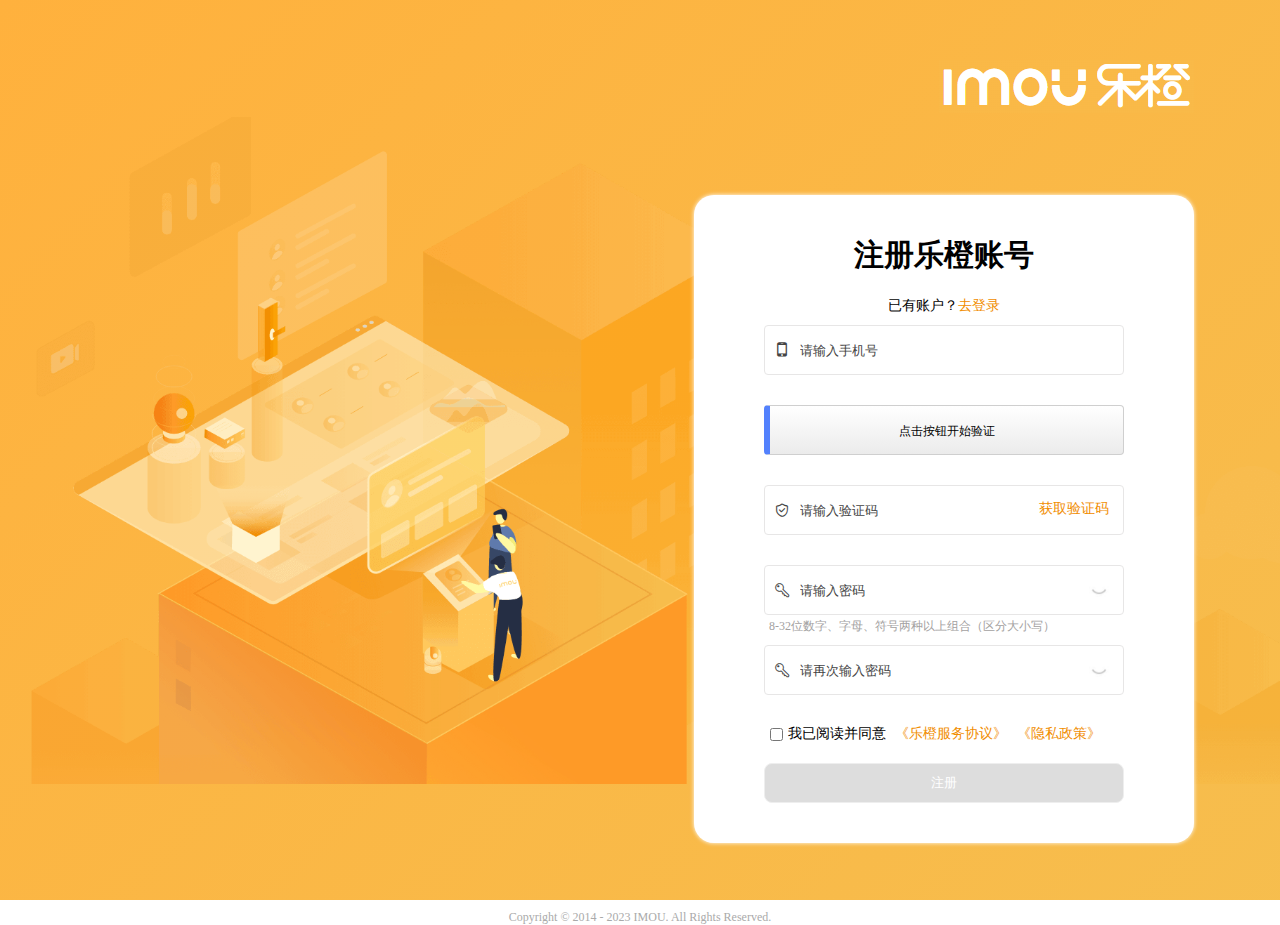
<file: register/register.html>
<!DOCTYPE html>
<html lang="en">
  <head>
    <meta charset="UTF-8" />
    <meta http-equiv="X-UA-Compatible" content="IE=edge" />
    <meta name="viewport" content="width=device-width, initial-scale=1.0" />
    <link rel="shortcut icon" href="favicon.ico" type="image/x-icon">
    <link rel="stylesheet" href="./iconfont/iconfont.css" />
    <link rel="stylesheet" href="./iconfont3/iconfont.css" />
    <link rel="stylesheet" href="./css/logon.css" />
    <title>乐橙-注册</title>
  </head>
  <body>
    <div class="main">
      <div class="logo">
        <img src="./images/logo.PNG" alt="" />
      </div>
      <form>
        <div class="content">
          <div class="creat">
            <div class="creat_title">
              <h2>注册乐橙账号</h2>
              <p><span>已有账户？</span><span class="enter">去登录</span></p>
            </div>
            <div class="creat_form">
              <div class="item">
                <input type="text" placeholder="请输入手机号" name="tel" />
                <i class="iconfont icon-shouji"></i>
                <span class="tel_1 public"></span>
                <!-- <span class="tel_2">1111</span> -->
              </div>

              <div class="item btn">点击按钮开始验证</div>

              <div class="item">
                <input type="text" placeholder="请输入验证码" name="code" />
                <i class="iconfont icon-yanzhengma"></i>
                <span class="code">获取验证码</span>
                <span class="msg public"></span>
                <!-- <span class="msg_2">2222</span> -->
              </div>
              <div class="item">
                <input type="password" class="item" placeholder="请输入密码" name="password" />
                <i class="iconfont icon-mima"></i>
                <!-- <i class="open iconfont icon-tianchongxing-"></i> -->
                <span class="tip">8-32位数字、字母、符号两种以上组合（区分大小写）</span>
                <span class="close eye_1"></span>
                <span class="pwd_1 public"></span>
              </div>
              <div class="item">
                <input type="password" class="item" placeholder="请再次输入密码" name="confirm" />
                <span class="close eye_2"></span>
                <i class="iconfont icon-mima"></i>
                <span class="pwd_2 public"></span>
                <!-- <i class="open iconfont icon-tianchongxing-"></i> -->
              </div>
            </div>
            <div class="creat_bottom">
              <input type="checkbox" />
              我已阅读并同意
              <a href="#">《乐橙服务协议》</a>
              <a href="#">《隐私政策》</a>
            </div>
            <div class="creat_btn_submit">
              <input type="submit" value="注册" />
            </div>
          </div>
        </div>
      </form>
    </div>

    <div class="foot">
      <p>Copyright © 2014 - 2023 IMOU. All Rights Reserved.</p>
    </div>

    <script>
      const form = document.querySelector('form'); //表单
      const tel = document.querySelector('[name=tel]'); //验证 手机号
      const tel_1 = document.querySelector('.tel_1');
      const code = document.querySelector('[name=code]'); //验证 验证码
      const msg = document.querySelector('.msg');
      const pwd = document.querySelector('[name=password]'); //验证 密码
      const tip = document.querySelector('.tip');
      const pwd_1 = document.querySelector('.pwd_1');
      const password = document.querySelector('[name=confirm]'); //验证 密码
      const pwd_2 = document.querySelector('.pwd_2');
      const queren = document.querySelector('[type=checkbox]');
      const Code = document.querySelector('.code'); // 获取 验证码 span
      const btn = document.querySelector('[type=submit]'); // 注册按钮
      const eye_1 = document.querySelector('.eye_1');
      const eye_2 = document.querySelector('.eye_2');

      // 密码框切换眼睛
      let flag1 = true;
      eye_1.addEventListener('click', function () {
        eye_1.classList.toggle('open');
        pwd.type = flag1 ? 'text' : 'password';
        flag1 = !flag1;
      });

      let flag2 = true;
      eye_2.addEventListener('click', function () {
        eye_2.classList.toggle('open');
        password.type = flag2 ? 'text' : 'password';
        flag2 = !flag2;
      });

      // 验证码 倒计时
      let flag3 = true;
      Code.addEventListener('click', function () {
        if (flag3) {
          flag3 = false;
          let i = 5;
          Code.innerHTML = `0${i}秒后重新获取`;
          const timer = setInterval(function () {
            i--;
            Code.innerHTML = `0${i}秒后重新获取`;
            if (i < 0) {
              clearInterval(timer);
              Code.innerHTML = `重新获取`;
              flag3 = true;
            }
          }, 1000);
        }
      });

      // 表单事件
      form.addEventListener('submit', function (e) {
        // 阻止表单默认事件/
        e.preventDefault();

        if (!queren.checked) {
          alert('请勾选用户协议');
          e.preventDefault();
          return false;
        }
        if (!verifyTel()) e.preventDefault();
        if (!verifyCode()) e.preventDefault();
        if (!verifyPwd()) e.preventDefault();
        if (!verifyPassword()) e.preventDefault();

        if (queren.checked && verifyTel() && verifyCode() && verifyPwd() && verifyPassword()) {
          location.href = 'https://mall.imou.com/web/';
        }

        //
      });

      form.addEventListener('click', function (e) {
        if (e.target.tagName === 'INPUT') {
          // document.querySelector('.creat_form  .active ') && document.querySelector('.creat_form  .active ').classList.remove('active')
          e.target.classList.add('active');
        }
      });

      // 手机号 校验
      tel.addEventListener('blur', function () {
        if (tel.value === '') {
          tel_1.innerHTML = '请输入手机号';
        }
      });
      tel.addEventListener('change', verifyTel);
      function verifyTel() {
        const reg = /^1(3\d|4[5-9]|5[0-35-9]|6[567]|7[0-8]|8\d|9[0-35-9])\d{8}$/;

        if (reg.test(tel.value)) {
          tel_1.innerHTML = '';
          tel.classList.remove('active');
          return true;
        } else {
          tel_1.innerHTML = '手机号格式错误';
          return false;
        }
      }

      // 验证码 校验
      code.addEventListener('blur', function () {
        if (code.value === '') {
          msg.innerHTML = '请输入验证码';
        }
      });
      code.addEventListener('change', verifyCode);
      function verifyCode() {
        const reg = /^\d{6}$/;

        if (reg.test(code.value)) {
          msg.innerHTML = '';
          code.classList.remove('active');
          return true;
        } else {
          msg.innerHTML = '长度为6位,为纯数字';
          return false;
        }
      }

      // 密码 校验
      pwd.addEventListener('blur', function () {
        if (pwd.value === '') {
          pwd_1.innerHTML = '请输入密码';
          tip.style.display = 'none';
        }
      });
      pwd.addEventListener('change', verifyPwd);
      function verifyPwd() {
        const reg = /^[a-zA-Z0-9_-]{8,32}$/;

        if (reg.test(pwd.value)) {
          pwd_1.innerHTML = '';
          pwd.classList.remove('active');
          return true;
        } else {
          tip.style.display = 'none';
          pwd_1.innerHTML = '密码不得少于八位';
          return false;
        }

        // const reg2 = /^[0-9]$/ || /^[a-z]$/ || /^[A-Z]$/
        // if(reg2.test(pwd.value)){
        //     pwd_1.innerHTML='密码过于简单'
        //     return false
        // }
      }

      // 密码二次 校验
      password.addEventListener('blur', function () {
        if (password.value === '') {
          pwd_2.innerHTML = '请再次输入密码';
        }
      });
      password.addEventListener('change', verifyPassword);
      function verifyPassword() {
        if (password.value === pwd.value) {
          pwd_2.innerHTML = '';
          return true;
        } else {
          pwd_2.innerHTML = '两次密码输入不一致';
          return false;
        }
      }
      password.addEventListener('keyup', function () {
        btn.style.backgroundColor = '#f18d00';
        btn.style.cursor = 'pointer';
      });

      //跳转
      const enter = document.querySelector('.enter');
      enter.addEventListener('click', function () {
        location.href = '../login/logo.html';
      });
    </script>
  </body>
</html>
</file>
<file: css/base.css>
/* 去除常见标签默认的 margin 和 padding */
* {
  margin: 0;
  padding: 0;
  box-sizing: border-box;
}

/* 设置网页统一的字体大小、行高、字体系列相关属性 */
body {
  font: 16px/1.5 "Helvetica Neue", Helvetica, Arial, "Microsoft Yahei",
    "Hiragino Sans GB", "Heiti SC", "WenQuanYi Micro Hei", sans-serif;
  color: #333;
}

/* 版心 */
.wrapper {
  width: 1200px;
  margin: 0 auto;
}

/* 去除列表默认样式 */
ul,
ol {
  list-style: none;
}

/* 去除默认的倾斜效果 */
em,
i {
  font-style: normal;
}

/* 去除a标签默认下划线，并设置默认文字颜色 */
a {
  color: #3498db;
  text-decoration: none;
}

/* 设置img的垂直对齐方式为居中对齐，去除img默认下间隙 */
img {
  vertical-align: middle;
  width: 100%;
}

/* 去除input默认样式 */
input {
  border: none;
  outline: none;
  color: #333;
}

/* 左浮动 */
.fl {
  float: left;
}

/* 右浮动 */
.fr {
  float: right;
}

/* 双伪元素清除法 */
.clearfix::before,
.clearfix::after {
  content: "";
  display: table;
}
.clearfix::after {
  clear: both;
}
</file>
<file: font_4016093_fgx9s0zl8p6/iconfont.css>
@font-face {
  font-family: "iconfont"; /* Project id 4016093 */
  src: url('iconfont.woff2?t=1681456613731') format('woff2'),
       url('iconfont.woff?t=1681456613731') format('woff'),
       url('iconfont.ttf?t=1681456613731') format('truetype');
}

.iconfont {
  font-family: "iconfont" !important;
  font-size: 16px;
  font-style: normal;
  -webkit-font-smoothing: antialiased;
  -moz-osx-font-smoothing: grayscale;
}

.icon-gouwuchekong:before {
  content: "\e600";
}

.icon-huidaodingbu:before {
  content: "\e601";
}

.icon-fankui:before {
  content: "\e738";
}

.icon-youjiantou:before {
  content: "\e619";
}

.icon-ditu_diqiu:before {
  content: "\eb31";
}

.icon-kefu:before {
  content: "\ec2e";
}
</file>
<file: css/index.css>
body {
  background-color: #f2f5f8;
}
.top {
  height: 36px;
  background-color: #333;
}
.top .wrapper {
  position: relative;
  height: 36px;
  line-height: 36px;
}
.top .wrapper .left {
  position: absolute;
  top: 0;
  left: 0;
  font-size: 12px;
  color: #ccc;
  vertical-align: middle;
}
.top .wrapper .left i {
  margin: 0 3px;
}
.top .wrapper .right {
  position: absolute;
  right: 0;
  top: 0;
  font-size: 12px;
  color: #ccc;
}
.top .wrapper .right span {
  color: #666;
}
.top .wrapper .right i {
  margin: 0 3px;
  cursor: pointer;
}
.top .wrapper .right .language {
  display: inline-block;
  vertical-align: top;
}
.top .wrapper .right .language:hover ul {
  opacity: 1;
  z-index: 1;
}
.top .wrapper .right .language img {
  width: 13px;
  height: 13px;
}
.top .wrapper .right .language ul {
  opacity: 0;
  z-index: -1;
  transition: all 0.5s;
  position: absolute;
  top: 36px;
  right: 0;
  background-color: #fff;
  width: 200px;
  height: 180px;
  font-size: 14px;
  color: #606266;
}
.top .wrapper .right .language ul li {
  padding: 0 15px;
}
.top .wrapper .right .language ul li:hover {
  background-color: #f4a0a3;
  color: #ea4148;
}
.Logo {
  background-color: #fff;
}
.Logo .logo {
  position: relative;
  height: 114px;
  background: #fff;
}
.Logo .logo .logoimg {
  width: 200px;
  height: 52px;
  line-height: 114px;
}
.Logo .logo input {
  position: absolute;
  top: 39px;
  left: 350px;
  padding: 0 20px;
  width: 600px;
  height: 36px;
  border: 1px solid #ea4148;
}
.Logo .logo input ::placeholder {
  color: #dde3eba8;
}
.Logo .logo button {
  position: absolute;
  top: 39px;
  left: 950px;
  width: 80px;
  height: 36px;
  background-color: #ea4148;
  border: 1px solid #ea4148;
  color: #fff;
}
.Logo .logo .shopcar {
  position: absolute;
  top: 39px;
  right: 0;
  width: 120px;
  height: 36px;
  border: 1px solid #dcdfe6;
  color: #606266;
  font-size: 14px;
  text-align: center;
  line-height: 36px;
}
.Logo .logo .shopcar span {
  color: #606266;
  margin-right: 10px;
}
.tab {
  background-color: #fff;
}
.tab .tab-nav {
  position: relative;
  display: flex;
  height: 50px;
}
.tab .tab-nav .frist {
  border-bottom: 2px solid #ea4148;
  z-index: 3;
  padding-top: 18px;
  margin-right: 25px;
  font-size: 14px;
  font-weight: 700;
  color: #ea4148;
}
.tab .tab-nav .second {
  padding-top: 18px;
  margin-right: 25px;
  font-size: 14px;
  font-weight: 700;
  color: #000;
}
.tab .tab-nav ul {
  display: flex;
  padding-top: 15px;
  height: 50px;
}
.tab .tab-nav ul li {
  margin-right: 35px;
  padding-bottom: 15px;
}
.tab .tab-nav ul li a {
  font-size: 14px;
  font-weight: 700;
  color: #000;
}
.tab .tab-nav ul li a:hover {
  color: #ea4148;
}
.tab .tab-nav span {
  padding-top: 15px;
  margin-right: 25px;
  font-size: 14px;
  font-weight: 700;
  color: #000;
}
.tab .tab-nav .tab-content {
  z-index: 2;
  background-color: #fff;
  transform: all 1s;
}
.tab .tab-nav .tab-content .item {
  background-color: #fff;
  position: absolute;
  top: 37px;
  left: 0;
  opacity: 0;
  transition: all 0.5s;
  width: 100%;
  height: 280px;
}
.tab .tab-nav .tab-content .item a {
  display: inline-block;
  width: 190px;
  height: 250px;
  margin-top: 30px;
  margin-right: 6px;
  text-align: center;
}
.tab .tab-nav .tab-content .item a p {
  font-size: 14px;
  color: #000;
}
.tab .tab-nav .tab-content .item a i {
  font-size: 18px;
  color: #ea4148;
}
.tab .tab-nav .tab-content .activeitem {
  opacity: 1;
}
.slider {
  height: 320px;
}
.slider .slider-wrapper {
  position: relative;
  margin: 0 auto;
  width: 1366px;
}
.slider ul {
  display: flex;
  position: absolute;
  left: 50%;
  transform: translateX(-50%);
  bottom: 20px;
}
.slider ul li {
  width: 30px;
  height: 5px;
  margin: 4px;
  /* border-radius: 50%; */
  background: #fff;
  opacity: 0.4;
  cursor: pointer;
}
.slider .prev {
  position: absolute;
  top: 160px;
  left: 20px;
  width: 35px;
  height: 35px;
  border: none;
  background-image: url(../image/左箭头.png);
  background-color: rgba(255, 255, 255, 0);
  background-size: cover;
  z-index: 1;
  cursor: pointer;
}
.slider .next {
  position: absolute;
  top: 160px;
  right: 20px;
  width: 35px;
  height: 35px;
  border: none;
  background-image: url(../image/右箭头.png);
  background-color: rgba(255, 255, 255, 0);
  background-size: cover;
  cursor: pointer;
  z-index: 1;
}
.slider .active {
  width: 50px;
  height: 5px;
  margin: 4px;
  /* border-radius: 50%; */
  background: red;
  opacity: 1;
  cursor: pointer;
}
.slider-indicator {
  margin: 0;
  padding: 0;
  list-style: none;
  display: flex;
  align-items: center;
}

.slider-indicator li {
  position: relative;
  width: 30px;
  height: 5px;
  margin: 4px;
  overflow: hidden;
  border-radius: 5px;
  background: #fff;
  opacity: 0.4;
  cursor: pointer;
  /* transition: all 0.5; */
}

.slider-indicator li.active {
  width: 50px;
  height: 5px;
  background: red;
  opacity: 1;
  /* transition: all 1.5; */
}
.slider-indicator li::before {
  position: absolute;
  left: -100%;
  content: '';
  display: block;
  width: 50px;
  height: 5px;
  border-radius: 5px;
  background-color: #fff;
  animation: move 3s infinite;
}
@keyframes move {
  0% {
    transform: translate(0, 0);
  }
  100%{
    transform: translate(100%,0);
  }
}
.hotlist h2 {
  margin: 20px 0;
  font-weight: 400;
}
.hotlist ul {
  display: flex;
}
.hotlist ul li {
  width: 288px;
  margin-right: 12px;
  background-color: #fff;
}
.hotlist ul li i {
  margin-left: 12px;
  padding: 2px 5px;
  background-color: #f4a0a3;
  color: #fff;
  font-size: 12px;
}
.hotlist ul li h4 {
  font-weight: 400;
  font-size: 16px;
  color: #333;
  height: 16px;
  margin-bottom: 8px;
  padding: 0 12px;
}
.hotlist ul li p {
  margin-left: 12px;
  font-size: 14px;
  height: 14px;
  margin-bottom: 12px;
  color: #999;
}
.hotlist ul li span {
  margin-left: 12px;
  font-size: 14px;
  color: #ea4148;
}
.hotlist ul li span i {
  margin-left: 0;
  font-size: 18px;
  color: #ea4148;
  background-color: #fff;
}
.indoorlist {
  position: relative;
}
.indoorlist h2 {
  margin: 20px 0;
  font-weight: 400;
}
.indoorlist .largeimg {
  display: inline-block;
  width: 586px;
  height: 409px;
}
.indoorlist ul {
  display: flex;
  flex-wrap: wrap;
}
.indoorlist ul li {
  width: 288px;
  margin-right: 10px;
  margin-bottom: 10px;
  background-color: #fff;
}
.indoorlist ul li img {
  margin-bottom: 5px;
}
.indoorlist ul li i {
  display: inline-block;
  margin-left: 12px;
  padding: 2px 5px;
  background-color: #f4a0a3;
  color: #fff;
  font-size: 12px;
}
.indoorlist ul li h4 {
  font-weight: 400;
  font-size: 16px;
  color: #333;
  height: 16px;
  margin-bottom: 8px;
  padding: 0 12px;
}
.indoorlist ul li p {
  margin-left: 12px;
  font-size: 14px;
  height: 14px;
  margin-bottom: 12px;
  color: #999;
}
.indoorlist ul li span {
  margin-left: 12px;
  font-size: 14px;
  color: #ea4148;
}
.indoorlist ul li span i {
  margin-left: 0;
  font-size: 18px;
  color: #ea4148;
  background-color: #fff;
}
.indoorlist h5 {
  position: absolute;
  right: 20px;
  top: 10px;
}
.indoorlist h5 a {
  color: #999;
}
.outdoorlist {
  position: relative;
}
.outdoorlist h2 {
  margin: 20px 0;
  font-weight: 400;
}
.outdoorlist .largeimg {
  display: inline-block;
  width: 586px;
  height: 409px;
}
.outdoorlist ul {
  display: flex;
  flex-wrap: wrap;
}
.outdoorlist ul li {
  width: 288px;
  margin-right: 10px;
  margin-bottom: 10px;
  background-color: #fff;
}
.outdoorlist ul li img {
  margin-bottom: 5px;
}
.outdoorlist ul li i {
  display: inline-block;
  margin-left: 12px;
  padding: 2px 5px;
  background-color: #f4a0a3;
  color: #fff;
  font-size: 12px;
}
.outdoorlist ul li h4 {
  font-weight: 400;
  font-size: 16px;
  color: #333;
  height: 16px;
  margin-bottom: 8px;
  padding: 0 12px;
}
.outdoorlist ul li p {
  margin-left: 12px;
  font-size: 14px;
  height: 14px;
  margin-bottom: 12px;
  color: #999;
}
.outdoorlist ul li span {
  margin-left: 12px;
  font-size: 14px;
  color: #ea4148;
}
.outdoorlist ul li span i {
  margin-left: 0;
  font-size: 18px;
  color: #ea4148;
  background-color: #fff;
}
.outdoorlist h5 {
  position: absolute;
  right: 20px;
  top: 10px;
}
.outdoorlist h5 a {
  color: #999;
}
.locklist {
  position: relative;
}
.locklist h2 {
  margin: 20px 0;
  font-weight: 400;
}
.locklist .largeimg {
  display: inline-block;
  width: 586px;
  height: 409px;
}
.locklist ul {
  display: flex;
  flex-wrap: wrap;
}
.locklist ul li {
  width: 288px;
  margin-right: 10px;
  margin-bottom: 10px;
  background-color: #fff;
}
.locklist ul li img {
  margin-bottom: 5px;
}
.locklist ul li i {
  display: inline-block;
  margin-left: 12px;
  padding: 2px 5px;
  background-color: #f4a0a3;
  color: #fff;
  font-size: 12px;
}
.locklist ul li h4 {
  font-weight: 400;
  font-size: 16px;
  color: #333;
  height: 16px;
  margin-bottom: 8px;
  padding: 0 12px;
}
.locklist ul li p {
  margin-left: 12px;
  font-size: 14px;
  height: 14px;
  margin-bottom: 12px;
  color: #999;
}
.locklist ul li span {
  margin-left: 12px;
  font-size: 14px;
  color: #ea4148;
}
.locklist ul li span i {
  margin-left: 0;
  font-size: 18px;
  color: #ea4148;
  background-color: #fff;
}
.locklist h5 {
  position: absolute;
  right: 20px;
  top: 10px;
}
.locklist h5 a {
  color: #999;
}
.introduce {
  margin-top: 35px;
  margin-bottom: 35px;
  height: 300px;
  background-image: url(../image/6f18fddaec31a992876c70d4955926fc.png);
}
.introduce .text {
  float: right;
  padding: 60px;
  width: 600px;
  height: 300px;
}
.introduce .text h4 {
  line-height: 1;
  display: block;
  font-weight: 400;
  font-size: 30px;
  margin-bottom: 20px;
}
.introduce .text p {
  font-size: 14px;
}
.foot {
  background-color: #fff;
}
.foot .footer {
  height: 332px;
}
.foot .footer .top {
  width: 1200px;
  height: 80px;
}
.foot .footer .top img {
  background-color: #fff;
}
.foot .footer .bottom {
  padding-top: 30px;
  display: flex;
}
.foot .footer .bottom .left {
  display: flex;
}
.foot .footer .bottom .left dl {
  width: 175px;
}
.foot .footer .bottom .left dl dt {
  color: #333;
  font-size: 14px;
  margin-bottom: 28px;
}
.foot .footer .bottom .left dl dd {
  font-size: 12px;
  margin-bottom: 18px;
  color: #666;
  line-height: 1;
}
.foot .footer .bottom .right {
  width: 290px;
  height: 200px;
  border-left: 1px solid #999;
  text-align: center;
}
.foot .footer .bottom .right img {
  width: 100px;
  height: 115px;
}
.foot .footer .bottom .right p {
  font-size: 22px;
  color: #f18d00;
}
.foot .footer .bottom .right p em {
  vertical-align: middle;
  padding: 2px 5px;
  font-size: 14px;
  border: 1px solid #f18d00;
  line-height: 1.2;
  margin-top: 3px;
}
.foot .footer .bottom .right p span {
  display: block;
  font-size: 12px;
  color: #999;
}
.down {
  text-align: center;
}
.down p {
  font-size: 12px;
  color: #999;
  padding: 10px 0;
  line-height: 1.5;
}
.down p span {
  display: inline-block;
  width: 20px;
  height: 20px;
  background-image: url(../image/net_police.0c57706.png);
}
.elevator ul {
  width: 80px;
  position: fixed;
  right: 0;
  bottom: 50px;
  background-color: #fff;
  text-align: center;
  z-index: 5;
}
.elevator ul li {
  padding-top: 13px;
  width: 80px;
  height: 80px;
}
.elevator ul li .iconfont {
  font-size: 24px;
  margin: 0 26px;
}
.elevator ul li a {
  font-size: 14px;
  color: #666;
  text-align: center;
}
.elevator ul .backtop {
  display: none;
}
</file>
<file: login/iconfont2/iconfont.css>
@font-face {
  font-family: "iconfont"; /* Project id 4016762 */
  src: url('iconfont.woff2?t=1681608001964') format('woff2'),
       url('iconfont.woff?t=1681608001964') format('woff'),
       url('iconfont.ttf?t=1681608001964') format('truetype');
}

.iconfont {
  font-family: "iconfont" !important;
  font-size: 16px;
  font-style: normal;
  -webkit-font-smoothing: antialiased;
  -moz-osx-font-smoothing: grayscale;
}

.icon-qingchushuru:before {
  content: "\e658";
}

.icon-shouji:before {
  content: "\e600";
}

.icon-tianchongxing-:before {
  content: "\e638";
}

.icon-tianchongxing-1:before {
  content: "\e639";
}

.icon-yanzhengma:before {
  content: "\e667";
}
</file>
<file: login/iconfont3/iconfont.css>
@font-face {
  font-family: "iconfont"; /* Project id 4017974 */
  src: url('iconfont.woff2?t=1681554968481') format('woff2'),
       url('iconfont.woff?t=1681554968481') format('woff'),
       url('iconfont.ttf?t=1681554968481') format('truetype');
}

.iconfont {
  font-family: "iconfont" !important;
  font-size: 16px;
  font-style: normal;
  -webkit-font-smoothing: antialiased;
  -moz-osx-font-smoothing: grayscale;
}

.icon-tishi:before {
  content: "\e648";
}

.icon-mima:before {
  content: "\e64b";
}

.icon-anquan:before {
  content: "\e8ab";
}
</file>
<file: login/base.css>
/* 去除常见标签默认的 margin 和 padding */
body,
h1,
h2,
h3,
h4,
h5,
h6,
p,
ul,
ol,
li,
dl,
dt,
dd,
input {
  margin: 0;
  padding: 0;
}
* {
    box-sizing: border-box;
}

/* 设置网页统一的字体大小、行高、字体系列相关属性 */
body {
  font: 16px/1.5 "Helvetica Neue", Helvetica, Arial, "Microsoft Yahei",
    "Hiragino Sans GB", "Heiti SC", "WenQuanYi Micro Hei", sans-serif;
  color: #333;
}

/* 去除列表默认样式 */
ul,
ol {
  list-style: none;
}

/* 去除默认的倾斜效果 */
em,
i {
  font-style: normal;
}

/* 去除a标签默认下划线，并设置默认文字颜色 */
a {
  text-decoration: none;
  color: #333;
}

/* 设置img的垂直对齐方式为居中对齐，去除img默认下间隙 */
img {
  vertical-align: middle;
}

/* 去除input默认样式 */
input {
  border: none;
  outline: none;
  color: #333;
}

/* 左浮动 */
.fl {
  float: left;
}

/* 右浮动 */
.fr {
  float: right;
}

/* 双伪元素清除法 */
.clearfix::before,
.clearfix::after {
  content: "";
  display: table;
}
.clearfix::after {
  clear: both;
}
</file>
<file: Product Details/css/detail page.css>
* {
  padding: 0;
  margin: 0;
  box-sizing: border-box;
  list-style: none;
  text-decoration: none;
  font-style: normal;
}
* a {
  color: #333;
}
body {
  color: #333;
  font-size: 16px;
  min-width: 1200px;
}
.main-wrap {
  width: 1200px;
  margin: 0 auto;
}
.active {
  background-color: #FDECED;
}
.active a {
  color: #EE676D !important;
  transition: all 0s!important;
}
.active2 {
  border: 1px solid #666;
}
.nav_active a {
  transition: color 0.3s !important;
  color: #EA4148 !important;
}
.nav_pop_active a {
  color: #EA4148 !important;
}
.sec2_active a {
  transform: scale(1.2) !important;
  color: #EA4148 !important;
  font-weight: bold!important;
}
.sec2_active em {
  display: inline-block !important;
  width: 48px!important;
  height: 3px!important;
  background-color: #EA4148 !important;
}
.pri_active {
  box-shadow: 2px 3px 5px #fbddde;
  border-width: 2px;
  border: 1px solid #EA4148 !important;
  color: #EA4148 !important;
  line-height: 35px!important;
}
.pri_active a {
  transform: scale(1.2) !important;
}
.con_active {
  color: #fff !important;
  background-color: #EA4148 !important;
  border: none!important;
}
.itm_active {
  border: 1px solid #EA4148 !important;
}
.disno {
  display: none!important;
}
.disblk {
  display: block!important;
}
.header {
  background-color: #333;
}
.header a {
  color: #ccc;
  text-decoration: none;
  margin: 0 5PX;
  transition: all 0.5s;
}
.header a:hover {
  color: #fff;
}
.header .wrap {
  display: flex;
  height: 36px;
  line-height: 36px;
  position: relative;
  color: #ccc;
  font-size: 12px;
  justify-content: space-between;
  align-items: center;
}
.header .wrap b {
  font-size: 12px;
  display: inline-block;
  font-weight: normal;
}
.header .wrap .lc_header_right {
  display: flex;
}
.header .wrap .lc_header_right .language .language_down {
  min-width: 200px;
  min-height: 120px;
  position: absolute;
  background-color: #fff;
  border-radius: 7px;
  margin: 10px 0 10px -130px;
  transition: all 0.2s;
  transform-origin: center top;
  transform: scaleY(0);
  z-index: 99;
}
.header .wrap .lc_header_right .language .language_down ul {
  position: relative;
  transform-origin: center top;
  list-style: none;
  border: 1px solid #eee;
  border-radius: 5%;
  z-index: 666;
}
.header .wrap .lc_header_right .language .language_down ul li {
  text-align: left;
  font-size: 14px;
}
.header .wrap .lc_header_right .language .language_down ul li a {
  display: inline-block;
  width: 100%;
  color: #606266;
  margin: 0px 16px;
}
.header .wrap .lc_header_right .language .language_down ul li a span {
  color: red;
  margin: 0 2px;
}
.header .wrap .lc_header_right .language .language_down ul .icon-chevron-up {
  position: absolute;
  top: -20px;
  left: 80%;
  color: #eee;
  font-size: 20px;
  z-index: 1;
}
.header .wrap .lc_header_right .oneman_center .oneman_center_down {
  min-width: 120px;
  min-height: 120px;
  position: absolute;
  background-color: #fff;
  margin: 10px 0 10px -30px;
  border-radius: 7px ;
  transition: all 0.2s;
  transform-origin: center top;
  transform: scaleY(0);
  z-index: 99;
}
.header .wrap .lc_header_right .oneman_center .oneman_center_down ul {
  position: relative;
  transform-origin: center top;
  list-style: none;
  border: 1px solid #eee;
  border-radius: 5%;
  z-index: 666;
  padding: 10px 0px;
}
.header .wrap .lc_header_right .oneman_center .oneman_center_down ul li {
  font-size: 14px;
  text-align: center;
}
.header .wrap .lc_header_right .oneman_center .oneman_center_down ul li a {
  display: inline-block;
  width: 100%;
  color: #606266;
  margin: 0 auto;
}
.header .wrap .lc_header_right .oneman_center .oneman_center_down ul li a span {
  color: red;
  margin: 0 2px;
}
.header .wrap .lc_header_right .oneman_center .icon-chevron-up {
  position: absolute;
  top: -20px;
  left: 42%;
  color: #eee;
  font-size: 20px;
  z-index: 1;
}
.header .icon-xiala {
  font-size: 14px;
  padding-left: 3px;
}
.header .icon-yuyan {
  font-size: 12px;
}
.lc_search {
  width: 100%;
  height: 114px;
}
.lc_search .lc_search_all .lc_search_top {
  display: flex;
  justify-content: space-between;
  align-items: end;
  height: 82px;
}
.lc_search .lc_search_all .lc_search_top .search_Ctr {
  display: flex;
  margin-left: 100px;
}
.lc_search .lc_search_all .lc_search_top .search_Ctr input::placeholder {
  font-size: 14px;
  color: #aaa;
}
.lc_search .lc_search_all .lc_search_top .search_Ctr input {
  width: 600px;
  height: 36px;
  border: 1px solid #ea4148;
  padding: 0px 30px 0px 15px;
  outline: none;
  font-size: 16px;
  color: #666;
  margin-bottom: 10px;
  border-radius: 2px;
}
.lc_search .lc_search_all .lc_search_top .search_Ctr .search_btn {
  border: none;
}
.lc_search .lc_search_all .lc_search_top .search_Ctr .search_btn button {
  display: inline-block;
  width: 80px;
  height: 36px;
  margin-left: -2px;
  background-color: #EA4148;
  text-align: center;
  line-height: 36px;
  color: #fff;
  border: none;
  cursor: pointer;
  border-radius: 2px;
}
.lc_search .lc_search_all .lc_search_top .search_Ctr .search_ipt {
  position: relative;
}
.lc_search .lc_search_all .lc_search_top .search_Ctr .search_ipt .search_pudwn {
  display: none;
  position: absolute;
  z-index: 99;
  top: 35px;
  left: 0px;
  border: 1px solid #ea4148;
  width: 600px;
  font-size: 12px;
  color: #999;
  height: 150px;
  background-color: #fff;
}
.lc_search .lc_search_all .lc_search_top .search_Ctr .search_ipt .search_pudwn span {
  padding: 8px 0px 8px 10px;
  display: inline-block;
  width: 600px;
  border-bottom: 1px solid #e8e8e8;
}
.lc_search .lc_search_all .lc_search_top .search_Ctr .search_ipt .search_pudwn li {
  padding-left: 10px;
  line-height: 30px;
  font-size: 12px;
}
.lc_search .lc_search_all .lc_search_top .search_Ctr .search_ipt .search_pudwn li a {
  display: inline-block;
  color: #333;
  height: 30px;
  width: 596px;
}
.lc_search .lc_search_all .lc_search_top .search_rgt:hover button {
  background: #FCECED;
  cursor: pointer;
  border: 1px solid #EA4148;
}
.lc_search .lc_search_all .lc_search_top .search_rgt:hover span {
  color: #EA4148;
}
.lc_search .lc_search_all .lc_search_top .search_rgt:hover i {
  background-position: -152px -20px;
  transform: scale(1.145);
}
.lc_search .lc_search_all .lc_search_top .search_rgt button {
  width: 120px;
  height: 36px;
  margin-bottom: 10px;
  border: 1px solid #ccc;
  background-color: #fff;
  border-radius: 2px;
  line-height: 36px;
}
.lc_search .lc_search_all .lc_search_top .search_rgt button span i {
  display: inline-block;
  width: 19px;
  height: 19px;
  margin: 0px 0px  5px 0px;
  vertical-align: middle;
  background-image: url(../image/sprite.c5b48bc.png);
  background-position: -152px 0px;
}
.lc_nav {
  width: 100%;
  border-bottom: 1px solid #eee;
  box-shadow: 5px 3px 5px 0px hsla(0, 0%, 80%, 0.3);
  font-weight: 700;
}
.lc_nav .lc_nav_all .lc_nav_bottom {
  white-space: nowrap;
  display: flex;
}
.lc_nav .lc_nav_all .lc_nav_bottom .nav_content {
  display: inline-block;
  padding: 0 40px 18px 0;
}
.lc_nav .lc_nav_all .lc_nav_bottom .nav_content a {
  padding-bottom: 15px;
  color: #333;
  font-size: 14px;
}
.lc_nav .lc_nav_all .lc_nav_bottom .first {
  position: relative;
}
.lc_nav .lc_nav_all .lc_nav_bottom .first .first_nav::before {
  content: "|";
  font-weight: 400;
  padding-right: 20px;
  top: -1px;
  color: #999;
}
.lc_nav .lc_nav_all .lc_nav_bottom .first .right_arrow {
  position: absolute;
  cursor: pointer;
  left: -30px;
  top: 4px;
  width: 16px;
  height: 16px;
  background-repeat: no-repeat;
  background-size: 100% 100%;
  background-position: 50%;
  background-image: url(../image/下载.png);
}
.lc_nav_pop {
  margin-top: -5px;
  background-color: #fff;
  position: absolute;
  z-index: 5;
}
.lc_nav_pop .pop_container {
  text-align: center;
  display: flex;
  transition: all 0.2s;
  transform: scaleY(0);
  transform-origin: top center;
  box-shadow: 4px 7px 7px -1px hsla(0, 0%, 80%, 0.5);
  width: 100%;
  padding: 0 160px;
}
.lc_nav_pop .pop_container a {
  font-size: 14px;
  color: #333;
  font-weight: normal;
}
.lc_nav_pop .pop_container p {
  color: #EA4148;
  font-weight: normal;
}
.wrap {
  position: relative;
  z-index: 1;
}
.wrap .item-sec1 {
  width: 1200px;
  margin: 0 auto 50px;
  min-height: 570px;
  display: flex;
  flex-direction: column;
}
.wrap .item-sec1 .item-sec1-top {
  height: 50px;
  line-height: 50px;
  width: 100%;
  font-size: 14px;
}
.wrap .item-sec1 .item-sec1-top div .itp_1::after {
  content: '>';
  color: #999;
  margin: 0 5px;
}
.wrap .item-sec1 .item-sec1-bottom {
  width: 100%;
  display: flex;
  min-height: 570px;
}
.wrap .item-sec1 .item-sec1-bottom h3 {
  margin-bottom: 5px;
}
.wrap .item-sec1 .item-sec1-bottom .item-sec1-left {
  flex: 1;
  margin-right: 30px;
}
.wrap .item-sec1 .item-sec1-bottom .item-sec1-left div.itm_left_top {
  position: relative;
}
.wrap .item-sec1 .item-sec1-bottom .item-sec1-left div.itm_left_top img {
  width: 475px;
  height: 460px;
}
.wrap .item-sec1 .item-sec1-bottom .item-sec1-left div.itm_left_top ul {
  width: 100%;
  position: absolute;
  top: 490px;
}
.wrap .item-sec1 .item-sec1-bottom .item-sec1-left div.itm_left_top ul .item_last_li {
  margin-right: 0px;
}
.wrap .item-sec1 .item-sec1-bottom .item-sec1-left div.itm_left_top ul li {
  float: left;
  width: 80px;
  height: 80px;
  box-sizing: border-box;
  background-position: 50%;
  background-size: contain;
  background-repeat: no-repeat;
  margin-right: 18.75px;
}
.wrap .item-sec1 .item-sec1-bottom .item-sec1-left div.itm_left_top ul li img {
  width: 78px;
  height: 78px;
}
.wrap .item-sec1 .item-sec1-bottom .item-sec1-right {
  width: 695px;
}
.wrap .item-sec1 .item-sec1-bottom .item-sec1-right .item-sec1-number {
  position: relative;
}
.wrap .item-sec1 .item-sec1-bottom .item-sec1-right .item-sec1-number p {
  position: absolute;
  left: 200px;
  bottom: 10px;
  font-size: 14px;
  color: #999;
}
.wrap .item-sec1 .item-sec1-bottom .item-sec1-right .item-sec1-number div {
  display: flex;
  vertical-align: middle;
}
.wrap .item-sec1 .item-sec1-bottom .item-sec1-right .item-sec1-number div div.itm-num div {
  border: 1px solid #ddd;
  transition: all 0.5s;
  cursor: pointer;
  border-radius: 2px;
}
.wrap .item-sec1 .item-sec1-bottom .item-sec1-right .item-sec1-number div span {
  display: inline-block;
  width: 40px;
  height: 40px;
  border: 1px solid #ddd;
  border-radius: 2px;
  text-align: center;
}
.wrap .item-sec1 .item-sec1-bottom .item-sec1-right .item-sec1-number div .el-input-number_decrease i:before {
  display: inline-block;
  font-size: 12px;
  content: '—';
  line-height: 38px;
}
.wrap .item-sec1 .item-sec1-bottom .item-sec1-right .item-sec1-number div .el-input-number_center {
  display: inline-block;
  height: 40px;
  border-radius: 0px;
  border: 0px;
}
.wrap .item-sec1 .item-sec1-bottom .item-sec1-right .item-sec1-number div .el-input-number_center input {
  width: 100px;
  height: 38px;
  outline: none;
  border: none;
  text-align: center;
}
.wrap .item-sec1 .item-sec1-bottom .item-sec1-right .item-sec1-number div .el-input-number_increase i:before {
  content: '+';
  display: inline-block;
  line-height: 34px;
}
.wrap .item-sec1 .item-sec1-bottom .item-sec1-right .item-sec1-button {
  margin: 25px 0;
  height: 57.6px;
}
.wrap .item-sec1 .item-sec1-bottom .item-sec1-right .item-sec1-button .el-button {
  display: inline-block;
  line-height: 1;
  white-space: nowrap;
  cursor: pointer;
  background: #fff;
  border: 1px solid #dcdfe6;
  color: #606266;
  text-align: center;
  box-sizing: border-box;
  outline: none;
  margin: 0;
  transition: 0.1s;
  font-weight: 500;
  padding: 12px 20px;
  font-size: 14px;
  border-radius: 2px;
}
.wrap .item-sec1 .item-sec1-bottom .item-sec1-right .item-sec1-button .button-buy {
  min-width: 210px;
  height: 57.6px;
  color: #EA4148;
  font-size: 20px;
  border: 1px solid #EA4148;
  margin: 0 10px 0 0 ;
}
.wrap .item-sec1 .item-sec1-bottom .item-sec1-right .item-sec1-button .el-button--primary {
  min-width: 210px;
  height: 57.6px;
  background-color: #EA4148;
  color: #fff;
  font-size: 20px;
  padding: 0 20px;
  margin: 0 10px;
}
.wrap .item-sec1 .item-sec1-bottom .item-sec1-right .item-sec1-button .button-add {
  height: 57.6px;
  font-size: 14px;
  transform: translateY(-8px);
}
.wrap .item-sec1 .item-sec1-bottom .item-sec1-right .item-sec1-server {
  display: flex;
  align-items: center;
}
.wrap .item-sec1 .item-sec1-bottom .item-sec1-right .item-sec1-server li {
  margin-right: 20px;
  font-size: 12px;
  color: #666;
}
.wrap .item-sec1 .item-sec1-bottom .item-sec1-right .item-sec1-server em {
  display: inline-block;
  width: 3px;
  height: 3px;
  background-color: #EA4148;
  vertical-align: middle;
  margin-right: 7px;
}
.wrap .item-sec1 .item-sec1-bottom div h3 {
  font-size: 14px;
  color: #666;
  height: 25px;
  line-height: 25px;
  font-weight: 700;
}
.wrap .item-sec1 .item-sec1-bottom div .item-sec1-storage ul {
  display: flex;
  flex-wrap: wrap;
}
.wrap .item-sec1 .item-sec1-bottom div .item-sec1-storage ul li {
  margin: 10px 10px 10px 0px;
  width: 170px;
  height: 40px;
  border: 1px solid #333;
  text-align: center;
  transition: all 0.4s;
  line-height: 40px;
  cursor: pointer;
}
.wrap .item-sec1 .item-sec1-bottom .item-sec1-label {
  margin-bottom: 10px;
}
.wrap .item-sec1 .item-sec1-bottom .item-sec1-label span {
  display: inline-block;
  padding: 2px 8px;
  font-size: 12px;
  background-color: #f4a0a3;
  margin-right: 10px;
  border-radius: 2px;
  color: #fff;
}
.wrap .item-sec1 .item-sec1-bottom .item-sec1-title {
  font-size: 20px;
  font-weight: 700;
  color: #333;
  margin-bottom: 10px;
}
.wrap .item-sec1 .item-sec1-bottom .item-sec1-info {
  font-size: 14px;
  color: #999;
  margin-bottom: 20px;
  word-break: break-all;
}
.wrap .item-sec1 .item-sec1-bottom .item-sec1-activity {
  width: 100%;
  height: 58px;
  display: flex;
  align-items: center;
  background-image: url(../image/detail_seckill_bg.4655a50.png);
}
.wrap .item-sec1 .item-sec1-bottom .item-sec1-activity img {
  height: 24px;
  display: inline-block;
  margin: 0 20px;
}
.wrap .item-sec1 .item-sec1-bottom .item-sec1-activity p {
  line-height: 58px;
  font-size: 16px;
  color: #fff;
  flex: 1;
  justify-content: space-between;
}
.wrap .item-sec1 .item-sec1-bottom .item-sec1-activity p em {
  min-width: 28px;
  height: 28px;
  padding: 0 5px;
  background-color: #fff;
  border-radius: 2px;
  color: #ea4148;
  display: inline-block;
  line-height: 28px;
  text-align: center;
}
.wrap .item-sec1 .item-sec1-bottom .item-sec1-table {
  width: 100%;
  background-color: #f2f5f8;
  margin-bottom: 25px;
  padding: 10px 0;
}
.wrap .item-sec1 .item-sec1-bottom .item-sec1-table .item-sec1-price {
  position: relative;
}
.wrap .item-sec1 .item-sec1-bottom .item-sec1-table .item-sec1-price .active-sell {
  margin-top: -10px;
  padding-bottom: 10px;
}
.wrap .item-sec1 .item-sec1-bottom .item-sec1-table .item-sec1-price .active-sell em {
  font-size: 12px;
  color: #333;
  margin-left: -7px;
  font-weight: 700;
}
.wrap .item-sec1 .item-sec1-bottom .item-sec1-table .item-sec1-price .label {
  font-size: 12px;
  color: #333;
  margin: 0 12px 0 20px;
  letter-spacing: 7px;
  display: inline-block;
}
.wrap .item-sec1 .item-sec1-bottom .item-sec1-table .price {
  margin-bottom: 10px;
}
.wrap .item-sec1 .item-sec1-bottom .item-sec1-table .price em {
  font-size: 14px;
  margin-right: 10px;
  color: #ea4148;
  font-weight: 700;
  margin-left: -7px;
}
.wrap .item-sec1 .item-sec1-bottom .item-sec1-table .price em i {
  font-size: 36px;
}
.wrap .item-sec1 .item-sec1-bottom .item-sec1-table .price b {
  font-size: 14px;
  color: #999;
  font-weight: 400;
  text-decoration: line-through;
  -webkit-user-select: none;
  -moz-user-select: none;
  user-select: none;
}
.wrap .item-sec2 div {
  margin-bottom: 10px;
  border-bottom: 1px solid #e8e8e8;
}
.wrap .item-sec2 div ul {
  width: 1200px;
  margin: 0 auto;
  display: flex;
}
.wrap .item-sec2 div ul li {
  width: 160px;
  height: 45px;
  line-height: 30px;
  text-align: center;
  display: flex;
  flex-direction: column;
  justify-content: space-between;
  align-items: center;
}
.wrap .item-sec2 div ul li a {
  display: inline-block;
  transition: all 0.5s;
  transform: scale(1);
}
.wrap .item-sec3 div:nth-child(3) img {
  width: 100%;
}
.wrap .item-sec3 .content {
  display: none;
}
.wrap .item-sec3 .item-content .comment-top {
  display: flex;
  margin: 30px 0px;
  align-items: center;
}
.wrap .item-sec3 .item-content .comment-top img {
  width: 30px;
  height: 30px;
}
.wrap .item-sec3 .item-content .comment-top span {
  margin: 0 10px;
}
.wrap .item-sec3 .item-content .comment-top ul {
  display: flex;
}
.wrap .item-sec3 .item-content .comment-top ul li {
  height: 30px;
  text-align: center;
  line-height: 30px;
  width: 90px;
  font-size: 14px;
  margin: 10px;
  background-color: #fff;
  border: 1px solid #999;
  border-radius: 15px;
  transition: all 0.2s;
  cursor: pointer;
}
.wrap .item-sec3 .item-content .comment-bottom {
  display: flex;
}
.wrap .item-sec3 .item-content .comment-bottom .comment-btm-lt {
  margin: 0px 25px 15px 0px;
}
.wrap .item-sec3 .item-content .comment-bottom .comment-btm-lt div {
  width: 50px;
}
.wrap .item-sec3 .item-content .comment-bottom .comment-btm-lt div img {
  width: 100%;
  margin: 5px 0;
}
.wrap .item-sec3 .item-content .comment-bottom .comment-btm-lt div p {
  text-align: center;
}
.wrap .item-sec3 .item-content .comment-bottom .comment-btm-rt {
  flex: 1;
}
.wrap .item-sec3 .item-content .comment-bottom .comment-btm-rt .co-btm-rt-top {
  padding-top: 10px;
}
.wrap .item-sec3 .item-content .comment-bottom .comment-btm-rt .star {
  display: flex;
  position: relative;
}
.wrap .item-sec3 .item-content .comment-bottom .comment-btm-rt .star div {
  margin: 2px;
}
.wrap .item-sec3 .item-content .comment-bottom .comment-btm-rt .com-file {
  margin: 10px 0;
  display: inline-block;
  font-size: 14px;
  color: #999;
}
.wrap .item-sec3 .item-content .comment-bottom .comment-btm-rt .com-msg {
  margin: 10px 0;
  background-image: url(../image/detail_evaluate_zdck.21da84c.png);
  background-size: 40px 54px;
  background-repeat: no-repeat;
  background-position-y: 3px;
  padding-left: 50px;
  min-height: 60px;
  font-size: 14px;
}
.wrap .item-sec3 .item-content .comment-bottom .comment-btm-rt .com-pic {
  display: flex;
}
.wrap .item-sec3 .item-content .comment-bottom .comment-btm-rt .com-pic div {
  margin: 0 5px;
}
.wrap .item-sec3 .item-content .comment-bottom .comment-btm-rt .com-pic div img {
  width: 120px;
  height: 120px;
}
.wrap .item-sec3 .item-content .comment-bottom .comment-btm-rt i {
  width: 40px;
  height: 54px;
}
.wrap .item-sec3 .item-content .comment-bottom .comment-btm-rt i img {
  width: 100%;
}
.wrap .item-sec3 .item-content .comment-bottom .comment-btm-rt .com-data {
  font-size: 14px;
  color: #999;
  position: absolute;
  right: 0;
  top: 0;
}
.wrap .item-sec3 div.item-content p {
  display: flex;
  flex-direction: column;
}
.wrap .item-sec3 div.item-content p img {
  width: 100%;
}
.wrap .item-sec3 .m-footer {
  background-color: #fff;
  margin-bottom: 10px;
}
.wrap .item-sec3 .m-footer .footer-main .main-wrap .footer-list {
  display: inline-block;
  vertical-align: top;
  width: 870px;
  margin: 30px 0 30px 30px;
  border-right: 1px solid #ccc;
}
.wrap .item-sec3 .m-footer .footer-main .main-wrap .footer-list li {
  width: 19%;
  display: inline-block;
  vertical-align: top;
}
.wrap .item-sec3 .m-footer .footer-main .main-wrap .footer-list dl {
  font-size: 12px;
  color: #666;
  line-height: 1;
}
.wrap .item-sec3 .m-footer .footer-main .main-wrap .footer-list dl dt {
  color: #333;
  font-size: 14px;
  margin-bottom: 28px;
}
.wrap .item-sec3 .m-footer .footer-main .main-wrap .footer-list dl dd {
  margin-bottom: 18px;
  cursor: pointer;
}
.wrap .item-sec3 .m-footer .footer-main .service {
  display: inline-block;
  vertical-align: top;
  width: 290px;
  text-align: center;
  margin-top: 30px;
}
.wrap .item-sec3 .m-footer .footer-main .service p {
  font-size: 22px;
  color: #f18d00;
}
.wrap .item-sec3 .m-footer .footer-main .service p em {
  display: inline-table;
  vertical-align: top;
  padding: 2px 5px;
  font-size: 14px;
  border: 1px solid #f18d00;
  line-height: 1.2;
  margin-top: 3px;
}
.wrap .item-sec3 .m-footer .footer-main .service p span {
  display: block;
  font-size: 12px;
  color: #999;
}
.wrap .footer-icp .tc {
  text-align: center;
  font-size: 12px;
  color: #999;
  vertical-align: middle;
}
.wrap .footer-icp .tc a {
  font-size: 12px;
  color: #999;
}
</file>
<file: Product Details/font_3955675_9a9hkr28n94/iconfont.css>
@font-face {
  font-family: "iconfont"; /* Project id 3955675 */
  src: url('iconfont.woff2?t=1681629295536') format('woff2'),
       url('iconfont.woff?t=1681629295536') format('woff'),
       url('iconfont.ttf?t=1681629295536') format('truetype');
}

.iconfont {
  font-family: "iconfont" !important;
  font-size: 16px;
  font-style: normal;
  -webkit-font-smoothing: antialiased;
  -moz-osx-font-smoothing: grayscale;
}

.icon-shoucang:before {
  content: "\e8b9";
}

.icon-zuo:before {
  content: "\e626";
}

.icon-you:before {
  content: "\e60b";
}

.icon-chevron-up:before {
  content: "\e65c";
}

.icon-xiala:before {
  content: "\e689";
}

.icon-RectangleCopy1:before {
  content: "\e6a5";
}

.icon-Rectangle:before {
  content: "\e6a6";
}

.icon-RectangleCopy2:before {
  content: "\e6a7";
}

.icon-RectangleCopy3:before {
  content: "\e6a9";
}

.icon-yuyan:before {
  content: "\e85f";
}
</file>
<file: Product Details/css/fangdajing.css>
.item-sec1-bottom {
    background: #fff;
    display: flex;
    min-height: 580px;
  }

 .item-sec1 .item-sec1-bottom  {
    width: 580px;
    padding: 30px 50px;
  }
  
 .item-sec1 .item-sec1-bottom  .item-sec1-top {
    width: 480px;
    height: 400px;
    display: flex;
    position: relative;
  }
  
 .item-sec1 .item-sec1-bottom  .item-sec1-top .middle {
    width: 400px;
    height: 400px;
    position: relative;
    cursor: move;
  }
  
 .item-sec1 .item-sec1-bottom  .item-sec1-top .middle .layer {
    display: none;
    width: 200px;
    height: 200px;
    background-color: rgba(0, 0, 0, 0.3);
    position: absolute;
    left: 0;
    top: 0;
    /* 不对鼠标事件做出反应 */
    pointer-events: none;
    cursor: move;
  }
  
  .item-sec1 .item-sec1-bottom .item-sec1-left  .large {
    width: 460px;
    height: 460px;
    box-shadow: 0 0 10px rgba(0, 0, 0, 0.2);
    position: absolute;
    left: 470px;
    top: 0;
    z-index: 999;
    background-color: #fff;
    background-size: 950px 920px;
    display: none;
    background-repeat: no-repeat;
    
  }
  
  .item-sec1 .item-sec1-bottom .item-sec1-left   .middle img {
    width: 100%;
    height: 100%;
  }
  
  .item-sec1 .item-sec1-bottom .item-sec1-left   .small {
    width: 80px;
    height: 400px;
  
  }
  
  .item-sec1  .item-sec1-bottom .item-sec1-left   .small ul li {
    width: 68px;
    height: 68px;
    margin-bottom: 15px;
    border: 2px solid transparent;
    cursor: pointer;
  }
  
  .item-sec1 .item-sec1-bottom .item-sec1-left   .small ul li img {
    width: 100%;
    height: 100%;
  }
  
  .item-sec1 .item-sec1-bottom .item-sec1-left   .small ul li.active1,
  .item-sec1 .item-sec1-bottom .item-sec1-left   .small ul li:hover {
    border-color: #333;
  }
</file>
<file: register/iconfont/iconfont.css>
@font-face {
  font-family: "iconfont"; /* Project id 4016762 */
  src: url('iconfont.woff2?t=1681608001964') format('woff2'),
       url('iconfont.woff?t=1681608001964') format('woff'),
       url('iconfont.ttf?t=1681608001964') format('truetype');
}

.iconfont {
  font-family: "iconfont" !important;
  font-size: 16px;
  font-style: normal;
  -webkit-font-smoothing: antialiased;
  -moz-osx-font-smoothing: grayscale;
}

.icon-qingchushuru:before {
  content: "\e658";
}

.icon-shouji:before {
  content: "\e600";
}

.icon-tianchongxing-:before {
  content: "\e638";
}

.icon-tianchongxing-1:before {
  content: "\e639";
}

.icon-yanzhengma:before {
  content: "\e667";
}
</file>
<file: register/iconfont3/iconfont.css>
@font-face {
  font-family: "iconfont"; /* Project id 4017974 */
  src: url('iconfont.woff2?t=1681554968481') format('woff2'),
       url('iconfont.woff?t=1681554968481') format('woff'),
       url('iconfont.ttf?t=1681554968481') format('truetype');
}

.iconfont {
  font-family: "iconfont" !important;
  font-size: 16px;
  font-style: normal;
  -webkit-font-smoothing: antialiased;
  -moz-osx-font-smoothing: grayscale;
}

.icon-tishi:before {
  content: "\e648";
}

.icon-mima:before {
  content: "\e64b";
}

.icon-anquan:before {
  content: "\e8ab";
}
</file>
<file: register/css/logon.css>
*{
    margin: 0;
    padding: 0;
    box-sizing: border-box;
}

html,body{
    height: 100%;
}

i {
    font-style: normal
}

a{
    text-decoration: none;
}

.main{
    width: 1349px;
    height: 900px;
    background-color: #fab745;
    background: url(../images/shop_pc.093f0a6.png) no-repeat 50%, linear-gradient(135deg, #ffb13d, #f6be4e);
    background-size: contain;
    background-repeat: no-repeat;
}

.main .logo {
    padding-right: 155px;
    padding-top: 60px;
    height: 165px;
    text-align: right;
}

.main .content {
    position: relative;
    float: right;
    margin: 30px 155px 0 0 ;
    width: 500px;
    padding: 40px 0;
    background-color: #fff;
    text-align: center;
    border-radius: 20px;
    box-shadow: 0 0 4px 0 #fff;

}

.content .creat_title h2 {
    font-size: 30px;
    margin-bottom: 20px;
}

.content .creat_title span {
    font-size: 14px;
}

.content .creat_title .enter {
    color: #f18d00;
    cursor: pointer;
}

.content .creat_form {
    margin: 10px auto 0;
    width: 360px;
}

.content .creat_form .item {
    position: relative;
}

.content .creat_form .item i {
    position: absolute;
    top: 17px;
    left: 10px;
   
}

.content .creat_form .item .code {
    position: absolute;
    top: 15px;
    right: 15px;
    font-size: 14px;
    color: #f18d00;
    cursor: pointer;

}

.content .creat_form .item .tip {
    position: absolute;
    bottom: 10px;
    left: 5px;
    font-size: 12px;
    color: #a3a1a1;
}

.content .creat_form  .public {
    position: absolute;
    bottom: 10px;
    left: 5px;
    font-size: 12px;
    color: #ef6545;
}
 
.content .creat_form input,
.content .creat_form .btn {
    margin-bottom: 30px;
    padding: 0 35px;
    width: 360px;
    height: 50px;
    border-radius: 4px;
    border:none;
    outline: none;
    border: 1px solid #e7e6e6;
}

.content .creat_form input:hover{
    border: 1px solid #f18d00;
}

.content .creat_form .btn {
    text-align: center;
    line-height: 50px;
    font-size: 12px;
    border: 1px solid #cfcfcf;
    border-left: 6px solid #5381fd;
    background-image: linear-gradient(
        transparent,
        rgba(204, 204, 204, 0.39)
    )
}

.content .creat_form ::placeholder {
    color: #444;
}

.content .creat_form .iconfont {
    color: #444;
}

.content .creat_form .close{
    position: absolute;
    top: 15px;
    right: 15px;
    width: 20px;
    height: 20px;
    background-image: url(../images/2.jpg);
    background-size: contain;
}

.content .creat_form .open {
    width: 20px;
    height: 20px;
    background-image: url(../images/1.png);
}

.creat_bottom {
    position: relative;
    font-size: 14px;
}


.creat_bottom input {
    position: absolute;
    top: 3px;
    left: 76px;
    
}

.creat_bottom a {
    margin-left: 6px;
    color: #f18d00;
    cursor: pointer;
}

.creat_btn_submit input {
    margin-top: 20px;
    width: 360px;
    height: 40px;
    border-radius: 8px;
    border: 1px solid #eee;
    background-color: #ddd;
    color: #fff;
    cursor: not-allowed;
}

.content .creat_form  .active {
    border: 1px solid #f18d00;
}

.foot {
    margin-top: 10px;
    font-size: 12px;
    text-align: center;
    color: #aaa;
}
</file>
